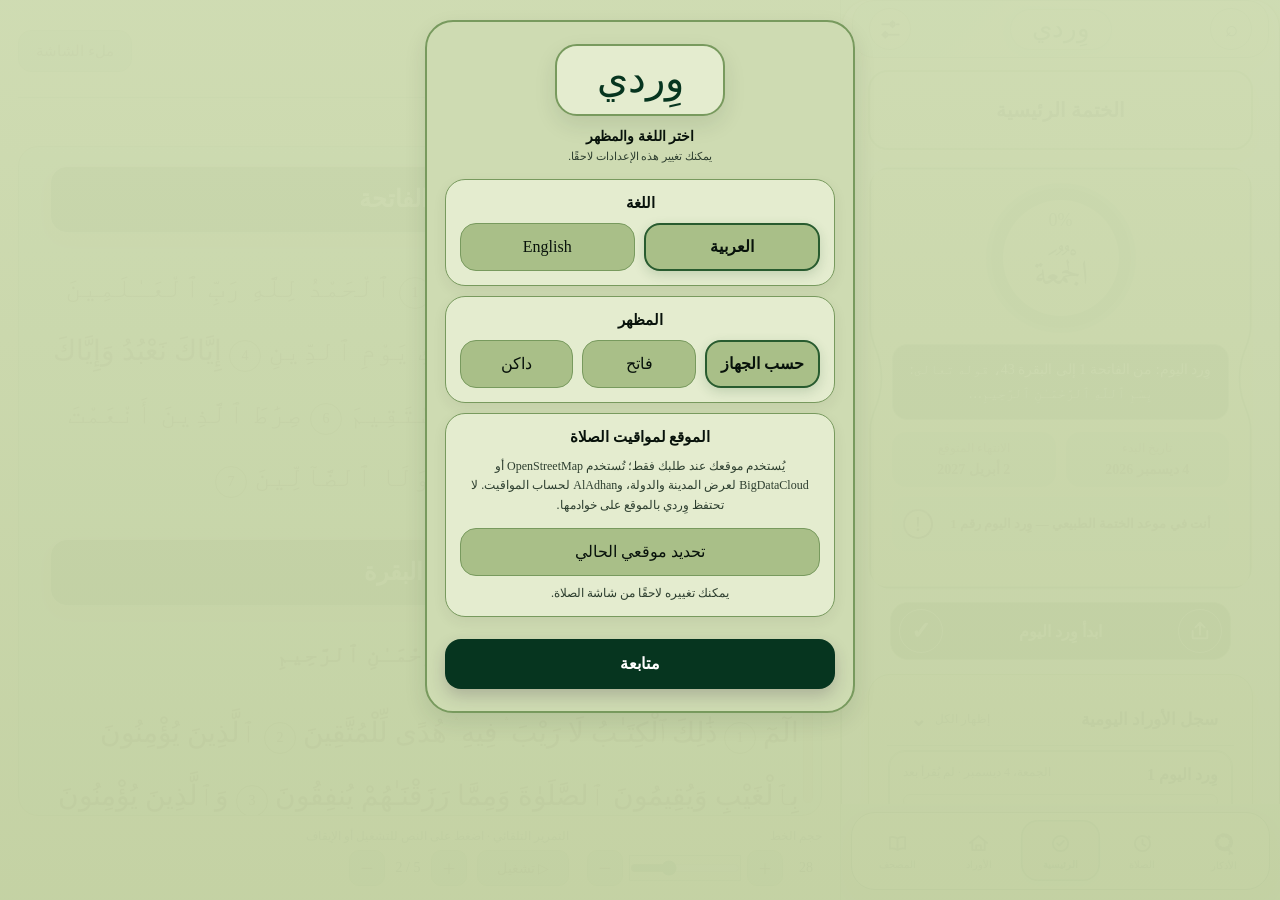
<file: index.html>
<!doctype html>
<html lang="ar" dir="rtl" data-build="78">
<head>
  <meta charset="utf-8" />
  <meta name="viewport" content="width=device-width,initial-scale=1,viewport-fit=cover" />
  <meta name="theme-color" id="themeColorMeta" content="#eff5dc" />
  <meta name="apple-mobile-web-app-capable" content="yes" />
  <meta name="apple-mobile-web-app-status-bar-style" id="appleStatusBarMeta" content="default" />
  <meta name="apple-mobile-web-app-title" content="Werdy" />
  <title>وِردي | Werdy</title>
  <meta name="werdy-build" content="78" />
  <script>if(!localStorage.getItem('werdy_khatmas'))sessionStorage.setItem('werdy_native_restore_needed','1')</script>
  <link rel="manifest" href="./manifest.json?v=78" />
  <link rel="apple-touch-icon" href="./assets/icon-192-Cp0C3r31.png" />
  <script type="module" crossorigin src="./assets/index-BpGEDRDL.js"></script>
  <link rel="stylesheet" crossorigin href="./assets/index-DXJ18Jr6.css">
  <link rel="stylesheet" href="./desktop-web.css?v=78">
</head>
<body class="release-v1">
  
  <section class="onboarding-overlay" id="onboarding">
    <div class="onboarding-card">
      <div class="brand large"><span class="brand-ar">وِردي</span><span class="brand-en">Werdy</span></div>
      <h1 id="onboardingTitle">اختر اللغة والمظهر</h1>
      <p class="muted" id="onboardingSubtitle">يمكنك تغيير هذه الإعدادات لاحقًا.</p>

      <div class="onboarding-section">
        <label id="languageLabel">اللغة</label>
        <div class="choice-row">
          <button class="choice-btn active" data-lang-choice="ar">العربية</button>
          <button class="choice-btn" data-lang-choice="en">English</button>
        </div>
      </div>

      <div class="onboarding-section">
        <label id="themeLabel">المظهر</label>
        <div class="choice-row">
          <button class="choice-btn active" data-theme-choice="system" id="systemThemeBtn">حسب الجهاز</button>
          <button class="choice-btn" data-theme-choice="light" id="lightThemeBtn">فاتح</button>
          <button class="choice-btn" data-theme-choice="dark" id="darkThemeBtn">داكن</button>
        </div>
      </div>

      <div class="onboarding-section"><label id="onboardingLocationLabel">الموقع لمواقيت الصلاة</label><p class="location-disclosure" id="onboardingLocationDisclosure">يُستخدم موقعك عند طلبك فقط؛ تُستخدم OpenStreetMap أو BigDataCloud لعرض المدينة والدولة، وAlAdhan لحساب المواقيت. لا تحتفظ وِردي بالموقع على خوادمها.</p><button class="choice-btn location-onboarding-btn" id="onboardingLocationBtn">تحديد موقعي الحالي</button><small class="muted onboarding-location-status" id="onboardingLocationStatus">يمكنك تغييره لاحقًا من شاشة الصلاة.</small></div>

      <button class="primary-btn" id="continueOnboarding">متابعة</button>
    </div>
  </section>

  <main class="app-shell">
    <button class="hidden" id="adhkarBtn" type="button" tabindex="-1" aria-hidden="true"></button>
    <button class="hidden" id="khatmaCompleteBtn" type="button" tabindex="-1" aria-hidden="true"></button>
    <header class="topbar">
      <button class="icon-btn" id="menuBtn" aria-label="البحث في المصحف">⌕</button>
      <button class="brand theme-brand-btn" id="themeBrandBtn" type="button" aria-label="تغيير المظهر"><span class="brand-ar">وِردي</span><span class="brand-en">Werdy</span></button>
      <button class="icon-btn settings-header-btn" id="settingsHeaderBtn" aria-label="الإعدادات"><svg viewBox="0 0 24 24" aria-hidden="true"><path d="M4 7h10M18 7h2M4 17h2M10 17h10M14 4v6M7 14v6"/><circle cx="14" cy="7" r="2"/><circle cx="7" cy="17" r="2"/></svg></button>
    </header>
    <div class="global-quran-search-backdrop hidden" id="globalQuranSearch">
      <div class="global-quran-search" role="dialog" aria-modal="true" aria-label="الذهاب إلى آية">
        <select id="globalSurahSelect" aria-label="السورة"></select>
        <input id="globalAyahInput" type="text" inputmode="numeric" pattern="[0-9٠-٩۰-۹]*" value="1" aria-label="رقم الآية" />
        <button class="small-btn" id="globalQuranGoBtn">اذهب</button>
      </div>
    </div>

    <section class="screen" id="adhkarScreen">
      <div class="page-title-card"><h1 id="adhkarPageTitle">الأذكار</h1></div>
      <div class="adhkar-tabs" role="tablist" aria-label="نوع الأذكار">
        <button class="adhkar-tab active" id="morningAdhkarTab" type="button" data-adhkar="morning" role="tab" aria-selected="true">أذكار الصباح</button>
        <button class="adhkar-tab" id="eveningAdhkarTab" type="button" data-adhkar="evening" role="tab" aria-selected="false">أذكار المساء</button>
      </div>
      <p class="adhkar-translation-note hidden" id="adhkarTranslationNote"></p>
      <div class="adhkar-list" id="adhkarList"></div>
    </section>

    <section class="screen" id="homeScreen">
      <div class="page-title-card"><h1>الأوراد</h1><p class="muted" id="todayLabel"></p><span class="count-badge hidden" id="awradCount">1</span></div>
      <div id="awradCards" class="awrad-cards"></div>
      <button class="add-werd-card-btn" id="addWerdFromHomeBtn" type="button"><span aria-hidden="true">＋</span><b>إضافة وِرد</b></button>
    </section>

    <section class="screen" id="wirdDetailsScreen">
      <div class="section-title-row"><button class="back-btn" data-target="homeScreen">→</button><h1>تفاصيل الوِرد</h1><span></span></div>
      <div class="wird-day-nav"><button id="previousWirdBtn" aria-label="اليوم السابق">−</button><strong id="wirdDayLabel">وِرد اليوم الأول</strong><button id="nextWirdBtn" aria-label="اليوم التالي">+</button></div>
      <div class="detail-chart"><div class="chart-center"><strong id="detailPercent">0%</strong><small>تم اليوم</small></div></div>
      <article class="hero-card detail-hero"><span class="khatma-tag" id="detailKhatmaName">الختمة الأساسية</span><h2 id="detailRange">من الفاتحة 1 إلى البقرة 25</h2><p id="detailPreview">بِسْمِ اللَّهِ الرَّحْمَنِ الرَّحِيمِ...</p></article>
      <button class="primary-btn" id="startReadingBtn">ابدأ الوِرد</button>
      <button class="secondary-btn" id="completeWirdDayBtn">تمت قراءة وِرد اليوم</button>
      <div class="stats-grid khatma-stats detail-khatma-stats">
        <article class="stat"><span>عدد أجزاء الوِرد</span><strong id="totalCompleted">0</strong><small>جزء</small></article>
        <article class="stat"><span>عدد أرباع الوِرد</span><strong id="dailyAmountSummary">2</strong><small>ربع</small></article>
        <article class="stat"><span>أيام القراءة</span><strong id="activeDaysCount">7</strong><small>أسبوعيًا</small></article>
      </div>
      <div class="stats-grid detail-stats"><article class="stat"><span>تمت قراءته</span><strong id="doneCount">0</strong><small>ربع</small></article><article class="stat"><span>المتبقي</span><strong id="remainingCount">2</strong><small>ربع</small></article><article class="stat"><span>إجمالي الوِرد</span><strong id="detailTotal">2</strong><small>ربع</small></article><article class="stat schedule-stat"><span>مقارنة بالخطة</span><strong id="scheduleDelta">في الموعد</strong><small id="scheduleDeltaDetail">لا تأخير</small></article></div>
    </section>

    <div class="modal-backdrop hidden" id="reminderModal"><div class="mini-modal"><h2>موعد تذكير الوِرد</h2><input type="time" id="quickReminderTime" /><div class="modal-actions"><button class="text-btn" id="cancelReminderBtn">إلغاء</button><button class="primary-btn" id="saveReminderBtn">حفظ</button></div></div></div>
    <div class="modal-backdrop hidden" id="khatmaOptionsModal"><div class="mini-modal options-modal"><h2 id="khatmaOptionsTitle">إعدادات الختمة</h2><label id="khatmaEditableNameLabel">اسم الختمة</label><input class="centered-field" type="text" id="khatmaEditableName" maxlength="60"/><label>وقت التذكير اليومي</label><div class="time-field-shell"><span class="time-field-value" id="khatmaReminderTimeDisplay" aria-hidden="true">09:00 AM</span><input type="time" id="khatmaReminderTime"/></div><small class="time-preview" id="khatmaReminderPreview"></small><div class="khatma-origin-fields"><label id="khatmaStartDateInputLabel">تاريخ بداية الختمة</label><div class="date-field-shell"><span class="date-field-value" id="khatmaStartDateDisplay" aria-hidden="true"></span><input type="date" id="khatmaStartDateInput"/></div></div><small class="time-preview" id="khatmaSchedulePreview"></small><label>أيام الوِرد</label><div class="days-grid" id="khatmaDaysGrid"></div><label>مقدار الوِرد اليومي</label><div class="two-fields"><div><label>الأجزاء</label><input type="text" inputmode="numeric" pattern="[0-9٠-٩۰-۹]*" id="khatmaParts"/></div><div><label>الأرباع</label><input type="text" inputmode="numeric" pattern="[0-9٠-٩۰-۹]*" id="khatmaQuarters"/></div></div><small class="validation-message" id="khatmaAmountError"></small><div class="modal-actions"><button class="text-btn" id="cancelKhatmaOptionsBtn">إلغاء</button><button class="primary-btn" id="saveKhatmaOptionsBtn">حفظ</button></div><button class="delete-khatma-options-btn" id="deleteKhatmaFromOptionsBtn" type="button">حذف الختمة</button></div></div>
    <div class="modal-backdrop hidden" id="appDialog" role="dialog" aria-modal="true" aria-labelledby="appDialogTitle" aria-describedby="appDialogMessage"><div class="mini-modal app-dialog-card"><div class="app-dialog-icon" id="appDialogIcon">!</div><h2 id="appDialogTitle"></h2><p id="appDialogMessage"></p><div class="modal-actions app-dialog-actions"><button class="text-btn" id="appDialogCancel"></button><button class="primary-btn" id="appDialogConfirm"></button></div></div></div>

    <section class="screen" id="readingScreen">
      <div class="section-title-row">
        <button class="back-btn" data-target="homeScreen">→</button>
        <h1>قراءة الوِرد</h1>
        <span></span>
      </div>

      <div class="reading-meta" id="readingMeta">من سورة البقرة · آية 142 إلى آية 176</div>

      <article class="mushaf-card">
        <div class="bismillah quran-content" id="readingBismillah">بِسْمِ اللَّهِ الرَّحْمَنِ الرَّحِيمِ</div>
        <div id="quranText" class="quran-content quran-passage">
          سَيَقُولُ السُّفَهَاءُ مِنَ النَّاسِ مَا وَلَّاهُمْ عَن قِبْلَتِهِمُ الَّتِي كَانُوا عَلَيْهَا ۚ
          قُل لِّلَّهِ الْمَشْرِقُ وَالْمَغْرِبُ يَهْدِي مَن يَشَاءُ إِلَىٰ صِرَاطٍ مُّسْتَقِيمٍ
          <span class="ayah-num">١٤٢</span>
        </div>
        <p class="quran-content hidden" id="quranText2">
          وَكَذَٰلِكَ جَعَلْنَاكُمْ أُمَّةً وَسَطًا لِّتَكُونُوا شُهَدَاءَ عَلَى النَّاسِ
          وَيَكُونَ الرَّسُولُ عَلَيْكُمْ شَهِيدًا...
        </p>
      </article>

      <div class="reading-progress">
        <div class="progress-top">
          <span>تقدم وِرد اليوم</span>
          <strong id="readingProgressText">0 من 2 ربع</strong>
        </div>
        <div class="progress-track"><div class="progress-bar" id="readingProgressBar"></div></div>
      </div>

      <button class="primary-btn" id="finishQuarterBtn">تم إتمام الربع</button>
    </section>

    <section class="screen mushaf-screen" id="mushafScreen">
      <article class="mushaf-card free-mushaf" id="freeMushafCard">
        <div class="mushaf-surah-title" id="freeSurahTitle">سورة الفاتحة</div>
        <div class="bismillah quran-content" id="freeBismillah">بِسْمِ اللَّهِ الرَّحْمَنِ الرَّحِيمِ</div>
        <div id="freeQuranText" class="quran-content quran-passage"></div>
      </article>
    </section>

    <section class="screen active" id="khatmaScreen">
      <div class="page-title-card selector-title-card"><select id="khatmaSelector" aria-label="اختر الختمة"></select></div>
      <div class="khatma-carousel-viewport" id="khatmaCarouselViewport"><article class="hero-card khatma-summary" id="khatmaSummaryCard">
        <svg class="khatma-summary-shape" viewBox="0 0 100 100" preserveAspectRatio="none" aria-hidden="true"><path d="M5 .6 H95 Q99.4 .6 99.4 5 V38 C99.4 42 96.5 44 96.5 50 C96.5 56 99.4 58 99.4 62 V95 Q99.4 99.4 95 99.4 H5 Q.6 99.4 .6 95 V62 C.6 58 3.5 56 3.5 50 C3.5 44 .6 42 .6 38 V5 Q.6 .6 5 .6 Z"/></svg>
        <button class="khatma-day-arrow khatma-day-arrow-previous" id="homePreviousWirdBtn" type="button" aria-label="اليوم السابق"></button>
        <button class="khatma-day-arrow khatma-day-arrow-next" id="homeNextWirdBtn" type="button" aria-label="اليوم التالي"></button>
        <div class="ring khatma-progress-ring" id="khatmaRing"><div class="ring-copy"><strong class="khatma-percent" id="khatmaPercent">0%</strong><span id="khatmaWeekday" class="khatma-weekday"></span></div></div>
        <button type="button" class="khatma-today-text" id="khatmaTodayText" aria-haspopup="dialog"></button>
        <div class="khatma-date-row"><p><span id="khatmaStartDateLabel">تاريخ البدء</span><strong id="khatmaStartDate"></strong></p><p><span id="khatmaExpectedDateLabel">الانتهاء المتوقع</span><strong id="khatmaExpectedDate"></strong></p></div>
        <div class="khatma-schedule-row"><p class="khatma-schedule-status" id="khatmaScheduleStatus"></p><button class="khatma-position-toggle" id="khatmaPositionToggle" type="button" aria-expanded="false" aria-haspopup="dialog" aria-controls="khatmaInfoModal" aria-label="تفاصيل المرحلة الحالية"><span aria-hidden="true">!</span><span class="visually-hidden" id="khatmaPositionToggleLabel">المرحلة الحالية</span></button></div>
        <p class="khatma-rest-note hidden" id="khatmaRestNote"></p>
        <p class="muted khatma-completion-date hidden" id="khatmaCompletionDate"></p>
        <p class="muted khatma-stage-line hidden" id="khatmaStageLine"></p>
      </article></div>
      <div class="khatma-action-strip">
        <button class="khatma-action-btn" id="khatmaStartCard">ابدأ وِرد اليوم</button>
        <button class="khatma-share-btn" id="khatmaShareBtn" aria-label="مشاركة وِرد اليوم"></button>
        <button class="khatma-quick-complete-btn" id="khatmaQuickCompleteBtn" aria-label="تمت قراءة وِرد اليوم">✓</button>
      </div>
      <article class="timeline-card">
        <button class="timeline-toggle" id="timelineToggle" type="button"><strong>سجل الأوراد اليومية</strong><span id="timelineToggleLabel">إظهار الكل</span><b aria-hidden="true">⌄</b></button>
        <div class="wird-timeline" id="wirdTimeline"></div>
      </article>
    </section>

    <section class="screen" id="groupScreen">
      <div class="page-title-card prayer-title-card"><h1>مواقيت الصلاة</h1><p class="muted" id="prayerDateLabel"></p></div>
      <div class="prayer-times" id="prayerTimes"><p class="muted center">جاري تحميل مواقيت الصلاة…</p></div>
      <article class="hero-card prayer-settings">
        <div class="prayer-field"><label for="prayerMethod">جهة حساب المواقيت</label><select id="prayerMethod"><option value="4">جامعة أم القرى — مكة</option><option value="3">Muslim World League (MWL) — رابطة العالم الإسلامي</option><option value="5">الهيئة المصرية العامة للمساحة</option><option value="2">الجمعية الإسلامية لأمريكا الشمالية</option><option value="1">جامعة العلوم الإسلامية — كراتشي</option><option value="13">رئاسة الشؤون الدينية التركية</option></select></div>
        <div class="prayer-location-grid"><div class="prayer-field"><label for="prayerCity">المدينة</label><input id="prayerCity" value="Belfast" readonly/></div><div class="prayer-field"><label for="prayerCountry">الدولة</label><input id="prayerCountry" value="GB" readonly/></div></div>
        <button class="small-btn location-btn" id="useCurrentLocationBtn">⌖ استخدم موقعي الحالي</button>
        <small class="location-status muted" id="prayerLocationStatus">الموقع الحالي: Belfast، GB</small><small class="source-note" id="prayerLocationDisclosure">عند استخدام موقعك، تُستخدم OpenStreetMap أو BigDataCloud لعرض المدينة والدولة، وAlAdhan لحساب المواقيت. لا تحتفظ وِردي بالموقع على خوادمها.</small><small class="source-note">تتحدث المواقيت تلقائيًا، وقد تختلف عن توقيت مسجدك المحلي.</small>
      </article>
    </section>

    <section class="screen" id="settingsScreen">
      <div class="page-title-card"><h1>الإعدادات</h1></div>

      <div class="settings-group">
        <label>حجم خط القرآن</label>
        <input type="range" id="fontSizeRange" min="20" max="42" step="1" value="26" />
        <div class="range-caption"><span>أصغر</span><strong id="fontSizeValue">26</strong><span>أكبر</span></div>
      </div>

      <div class="settings-group notification-setting">
        <div><label>تنبيهات الوِرد</label><small class="muted" id="notificationStatus">لم يتم تفعيلها</small></div>
        <button class="small-btn" id="enableNotificationsBtn">تفعيل</button>
      </div>

      <div class="settings-group kahf-notification-setting">
        <div class="notification-setting">
          <div><label id="kahfNotificationLabel">تنبيه بقراءة سورة الكهف يوم الجمعة</label><small class="muted" id="kahfNotificationStatus">متوقفة</small></div>
          <button class="small-btn" id="enableKahfNotificationBtn">تفعيل</button>
        </div>
        <label class="kahf-time-label" for="kahfNotificationTime" id="kahfTimeLabel">وقت التنبيه</label>
        <div class="time-field-shell"><span class="time-field-value" id="kahfNotificationTimeDisplay" aria-hidden="true">10:00 AM</span><input type="time" id="kahfNotificationTime" value="10:00" /></div>
        <small class="time-preview" id="kahfTimePreview"></small>
      </div>

      <div class="settings-group salawat-setting">
        <div class="notification-setting">
          <div><label id="salawatReminderLabel">تذكير بالصلاة على النبي محمد صلى الله عليه وسلم ليلة الجمعة</label><small class="muted" id="salawatReminderStatus">متوقفة</small></div>
          <button class="small-btn" id="salawatToggle" type="button" aria-pressed="false">تفعيل</button>
        </div>
        <p class="salawat-reminder-time" id="salawatReminderTime">كل يوم خميس · الساعة ٤ عصرًا · حسب توقيت الموبايل</p>
        <button class="text-btn salawat-preview" id="salawatPreview" type="button" aria-haspopup="dialog">عرض صيغة الصلاة على النبي ومشاركتها</button>
      </div>

      <div class="settings-group"><label>نظام عرض الوقت</label><select id="timeFormatSelect"><option value="12">12 ساعة — AM / PM</option><option value="24">24 ساعة</option></select><small class="muted setting-hint">يُطبّق على كل الأوقات المعروضة في البرنامج.</small></div>

      
      <div class="settings-group">
        <label id="settingsLanguageLabel">لغة عرض التطبيق</label>
        <select id="languageSelect">
          <option value="ar">العربية</option>
          <option value="en">English</option>
        </select>
      </div>

      <div class="settings-group">
        <label id="quranLanguageLabel">لغة عرض القرآن</label>
        <select id="quranLanguageSelect">
          <option value="ar">العربية</option>
          <option value="en">English</option>
        </select>
        <small class="muted setting-hint" id="quranLanguageHint">اختيار مستقل عن لغة عرض التطبيق.</small>
      </div>

      <div class="settings-group">
        <label>المظهر</label>
        <div class="segmented">
          <button class="seg active" data-theme="system">حسب الجهاز</button>
          <button class="seg" data-theme="light">فاتح</button>
          <button class="seg" data-theme="dark">داكن</button>
        </div>
      </div>

      <button class="primary-btn" id="saveSettingsBtn">حفظ الإعدادات</button>

      <nav class="legal-links" aria-label="الخصوصية والدعم">
        <a id="privacyPolicyLink" href="privacy.html">سياسة الخصوصية</a>
        <a id="supportLink" href="support.html">الدعم والتواصل</a>
      </nav>

      <!-- Preserved for a later release. It must remain hidden until payments are implemented with the stores' approved billing systems. -->
      <article class="donation-card release-v2-feature hidden" data-planned-release="2">
        <p class="donation-greeting" id="donationGreeting">عملاؤنا الكرام، تحية طيبة وبعد.</p>
        <p class="donation-copy" id="donationCopy">بناءً على سياسة مؤسسي التطبيق، فالتطبيق مجاني تمامًا. ويمكنكم هنا التبرع اختياريًا فقط، دعمًا لاستمرار البرنامج وإنشاء برامج أخرى مماثلة.</p>
        <div class="donation-options" aria-label="خيارات التبرع">
          <button type="button" aria-disabled="true">£5</button>
          <button type="button" aria-disabled="true">£10</button>
          <button type="button" aria-disabled="true">£15</button>
          <button type="button" aria-disabled="true" id="donationOther">مبلغ آخر</button>
        </div>
      </article>

      <article class="donation-card quran-sources-card">
        <p class="donation-greeting" id="quranSourcesTitle">المصادر والتراخيص</p>
        <p class="donation-copy" id="quranSourcesCopy">النص العربي العثماني الكامل دون تعديل من مشروع Tanzil، الإصدار 1.1، بترخيص Creative Commons Attribution 3.0. ترجمة المعاني الإنجليزية من ClearQuran بترجمة Talal Itani، وتُعرض دون تعديل بموجب ترخيص Creative Commons Attribution-NonCommercial-NoDerivs.</p>
        <div class="source-links"><a href="https://tanzil.net/" target="_blank" rel="noopener">Tanzil</a><a href="https://clearquran.com/" target="_blank" rel="noopener">ClearQuran</a></div>
      </article>
    </section>

    <nav class="bottom-nav">
      <button class="nav-item" data-target="adhkarScreen" aria-label="الأذكار"><svg class="tasbih-icon" viewBox="0 0 24 24" aria-hidden="true"><path d="M16.8 17.2c-2.2 1.7-5.4 1.9-7.9.4-2.5-1.4-4-4.2-3.7-7 .3-2.9 2.4-5.4 5.1-6.2 2.8-.8 5.9.2 7.6 2.6 1.8 2.4 1.9 5.7.3 8.2"/><circle cx="7" cy="6.9" r="1.05"/><circle cx="5.3" cy="10" r="1.05"/><circle cx="5.8" cy="13.5" r="1.05"/><circle cx="8.2" cy="16.2" r="1.05"/><circle cx="11.5" cy="17.5" r="1.05"/><circle cx="14.9" cy="16.7" r="1.05"/><circle cx="17.5" cy="14.3" r="1.05"/><circle cx="18.4" cy="10.9" r="1.05"/><circle cx="17.2" cy="7.6" r="1.05"/><circle cx="14.4" cy="5.5" r="1.05"/><circle cx="10.9" cy="5" r="1.05"/><path d="M16.1 17.4c.2 1.4.8 2.2 1.9 2.8M18 20.2l-1 2M18 20.2l1.6 1.5"/></svg><span>الأذكار</span></button>
      <button class="nav-item" data-target="groupScreen" aria-label="الصلاة"><svg viewBox="0 0 24 24" aria-hidden="true"><circle cx="12" cy="12" r="8"/><path d="M12 8v4.5l3 1.8M18.5 4.5l1 1"/></svg><span>الصلاة</span></button>
      <button class="nav-item active" data-target="khatmaScreen" aria-label="الرئيسية"><svg viewBox="0 0 24 24" aria-hidden="true"><circle cx="12" cy="12" r="8"/><path d="m8.5 12 2.2 2.2 4.8-5"/></svg><span>الرئيسية</span></button>
      <button class="nav-item" data-target="homeScreen" aria-label="الأوراد"><svg viewBox="0 0 24 24" aria-hidden="true"><path d="M3 11.5 12 4l9 7.5M5.5 10v9h13v-9M9.5 19v-5h5v5"/></svg><span>الأوراد</span></button>
      <button class="nav-item" data-target="mushafScreen" aria-label="المصحف"><svg viewBox="0 0 24 24" aria-hidden="true"><path d="M4 5.5c3.4-.8 6-.2 8 1.5v12c-2-1.7-4.6-2.3-8-1.5v-12Zm16 0c-3.4-.8-6-.2-8 1.5v12c2-1.7 4.6-2.3 8-1.5v-12Z"/></svg><span>المصحف</span></button>
    </nav>
  </main>

  <div class="modal-backdrop hidden" id="khatmaInfoModal"><section class="mini-modal khatma-info-modal" role="dialog" aria-modal="true" aria-labelledby="khatmaInfoTitle" tabindex="-1"><button type="button" class="info-close" id="khatmaInfoClose" aria-label="إغلاق">×</button><h2 id="khatmaInfoTitle"></h2><p id="khatmaInfoBody"></p></section></div>
  <div class="modal-backdrop hidden" id="salawatModal">
    <section class="mini-modal salawat-modal" role="dialog" aria-modal="true" aria-labelledby="salawatTitle">
      <button type="button" class="info-close" id="salawatClose" aria-label="إغلاق">×</button>
      <h2 id="salawatTitle">الصلاة على النبي محمد صلى الله عليه وسلم</h2>
      <textarea id="salawatText" class="salawat-prayer-text" dir="rtl" lang="ar" readonly aria-label="صيغة الصلاة على النبي"></textarea>
      <div class="salawat-actions"><button type="button" class="primary-btn" id="salawatShare">مشاركة</button><button type="button" class="text-btn" id="salawatCopy">نسخ النص</button></div>
      <p class="muted salawat-facebook-hint" id="salawatFacebookHint"></p>
      <p class="salawat-share-status" id="salawatShareStatus" role="status" aria-live="polite"></p>
    </section>
  </div>
  <script src="assets/quran/quran-data.js"></script>
  <script src="assets/adhkar-data.js?v=78"></script>
  <script src="app-v20.js?v=78"></script>
  <script src="release-fixes.js?v=78"></script>
  <script src="./desktop-web.js?v=78"></script>
</body>
</html>
</file>
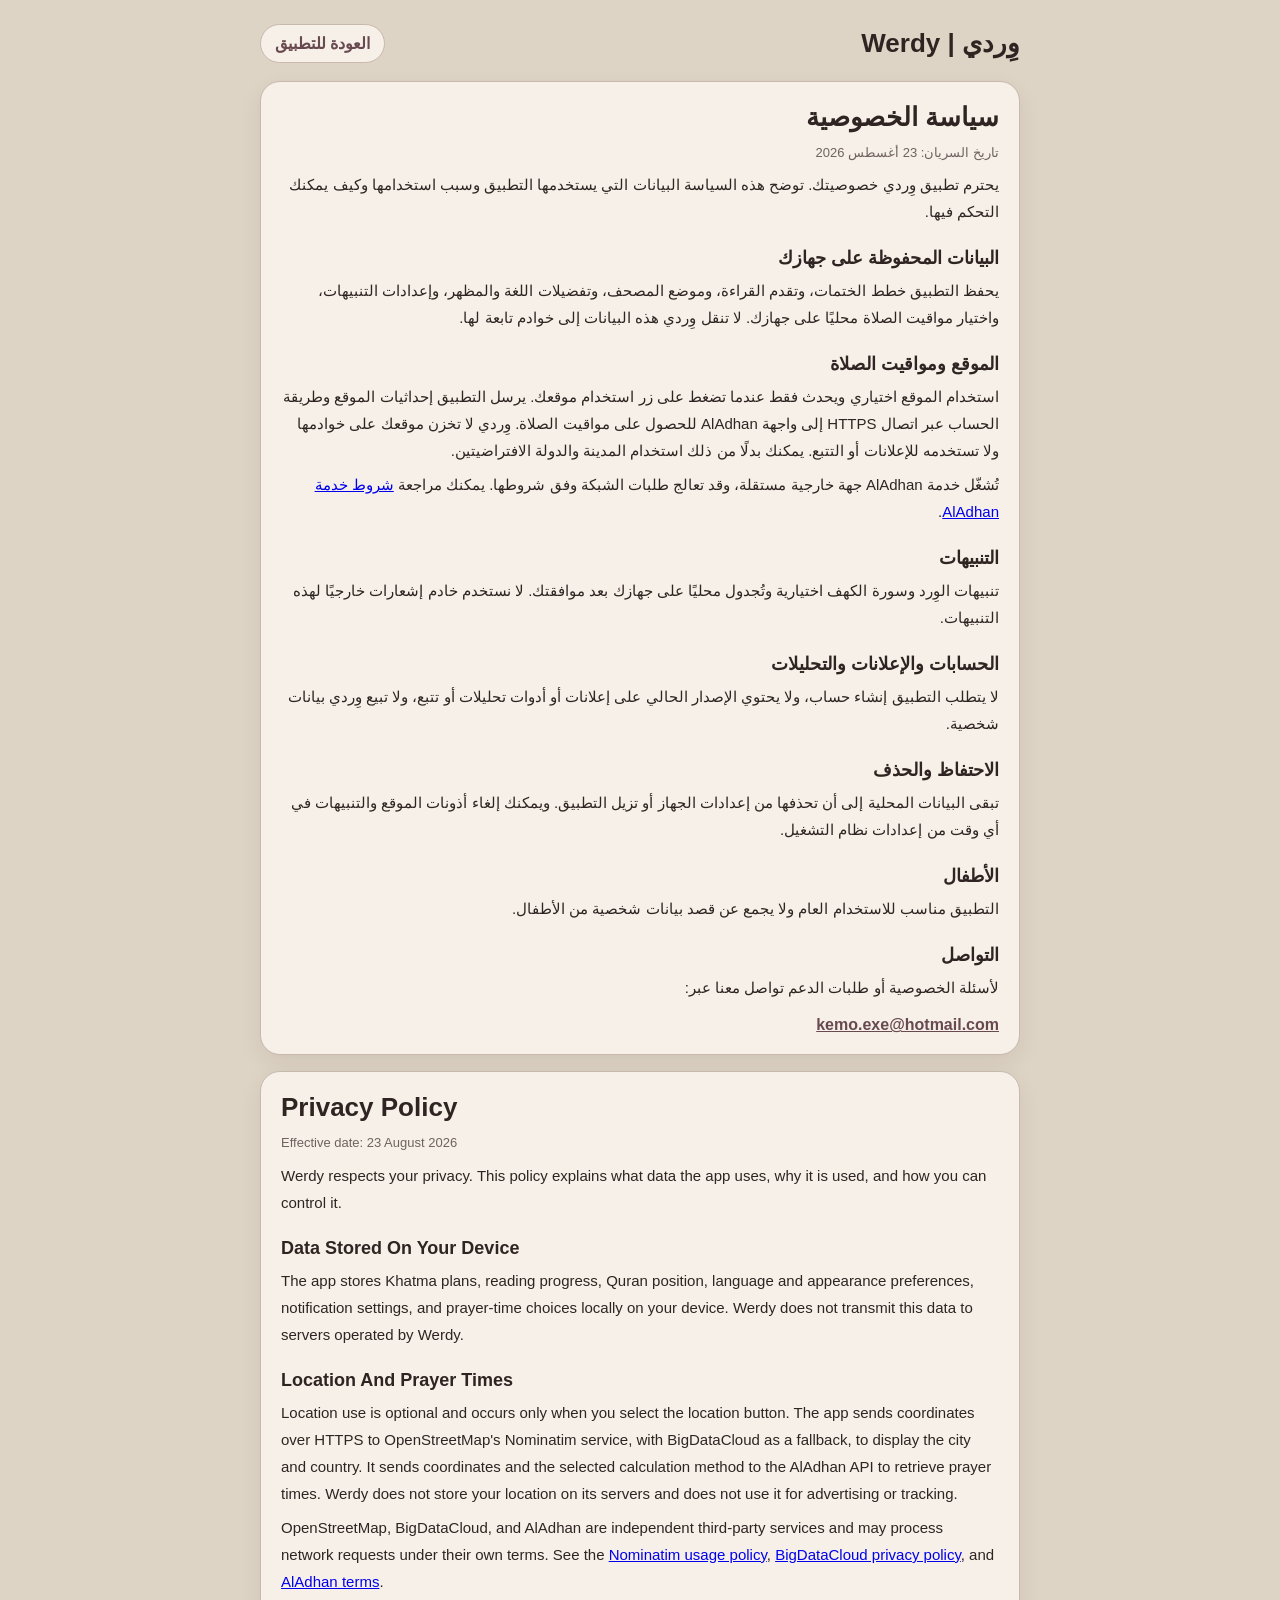
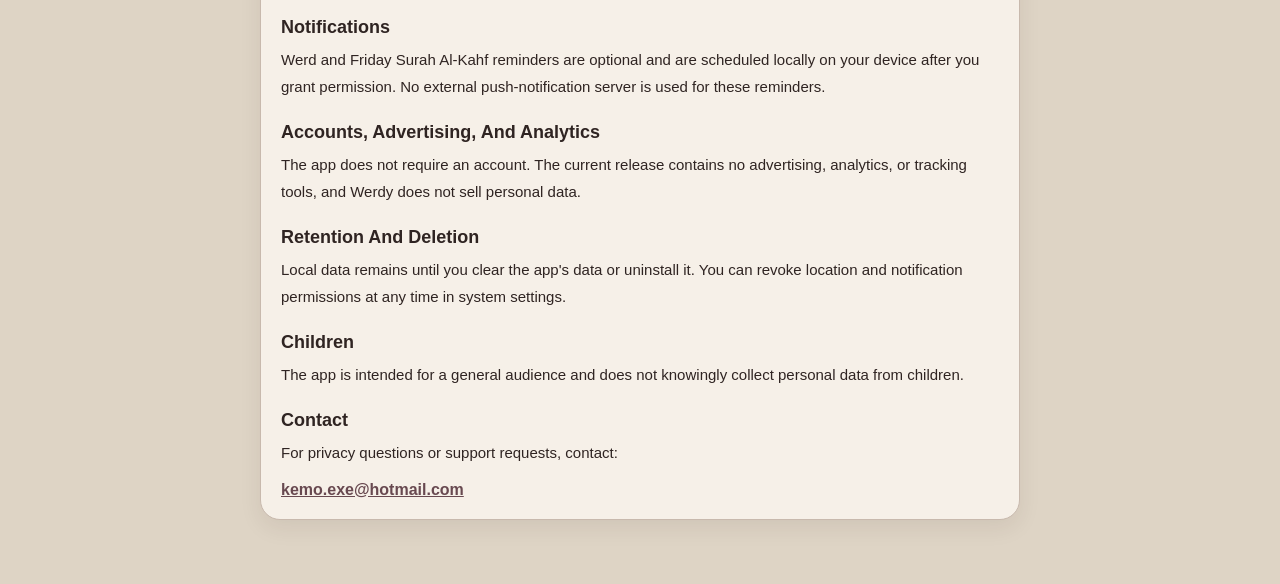
<file: privacy.html>
<!doctype html>
<html lang="ar" dir="rtl">
<head>
  <meta charset="utf-8" />
  <meta name="viewport" content="width=device-width,initial-scale=1,viewport-fit=cover" />
  <meta name="theme-color" content="#ded4c5" />
  <title>سياسة خصوصية وِردي | Werdy Privacy Policy</title>
  <link rel="stylesheet" href="legal.css" />
</head>
<body>
  <main>
    <div class="top"><span class="brand">وِردي | Werdy</span><a class="back" href="index.html">العودة للتطبيق</a></div>
    <article>
      <h1>سياسة الخصوصية</h1>
      <p class="muted">تاريخ السريان: 23 أغسطس 2026</p>
      <p>يحترم تطبيق وِردي خصوصيتك. توضح هذه السياسة البيانات التي يستخدمها التطبيق وسبب استخدامها وكيف يمكنك التحكم فيها.</p>
      <h2>البيانات المحفوظة على جهازك</h2>
      <p>يحفظ التطبيق خطط الختمات، وتقدم القراءة، وموضع المصحف، وتفضيلات اللغة والمظهر، وإعدادات التنبيهات، واختيار مواقيت الصلاة محليًا على جهازك. لا تنقل وِردي هذه البيانات إلى خوادم تابعة لها.</p>
      <h2>الموقع ومواقيت الصلاة</h2>
      <p>استخدام الموقع اختياري ويحدث فقط عندما تضغط على زر استخدام موقعك. يرسل التطبيق إحداثيات الموقع وطريقة الحساب عبر اتصال HTTPS إلى واجهة AlAdhan للحصول على مواقيت الصلاة. وِردي لا تخزن موقعك على خوادمها ولا تستخدمه للإعلانات أو التتبع. يمكنك بدلًا من ذلك استخدام المدينة والدولة الافتراضيتين.</p>
      <p>تُشغّل خدمة AlAdhan جهة خارجية مستقلة، وقد تعالج طلبات الشبكة وفق شروطها. يمكنك مراجعة <a href="https://aladhan.com/credits-and-terms" target="_blank" rel="noopener">شروط خدمة AlAdhan</a>.</p>
      <h2>التنبيهات</h2>
      <p>تنبيهات الوِرد وسورة الكهف اختيارية وتُجدول محليًا على جهازك بعد موافقتك. لا نستخدم خادم إشعارات خارجيًا لهذه التنبيهات.</p>
      <h2>الحسابات والإعلانات والتحليلات</h2>
      <p>لا يتطلب التطبيق إنشاء حساب، ولا يحتوي الإصدار الحالي على إعلانات أو أدوات تحليلات أو تتبع، ولا تبيع وِردي بيانات شخصية.</p>
      <h2>الاحتفاظ والحذف</h2>
      <p>تبقى البيانات المحلية إلى أن تحذفها من إعدادات الجهاز أو تزيل التطبيق. ويمكنك إلغاء أذونات الموقع والتنبيهات في أي وقت من إعدادات نظام التشغيل.</p>
      <h2>الأطفال</h2>
      <p>التطبيق مناسب للاستخدام العام ولا يجمع عن قصد بيانات شخصية من الأطفال.</p>
      <h2>التواصل</h2>
      <p>لأسئلة الخصوصية أو طلبات الدعم تواصل معنا عبر:</p>
      <a class="contact" href="mailto:kemo.exe@hotmail.com">kemo.exe@hotmail.com</a>
    </article>
    <article class="english" lang="en">
      <h1>Privacy Policy</h1>
      <p class="muted">Effective date: 23 August 2026</p>
      <p>Werdy respects your privacy. This policy explains what data the app uses, why it is used, and how you can control it.</p>
      <h2>Data Stored On Your Device</h2>
      <p>The app stores Khatma plans, reading progress, Quran position, language and appearance preferences, notification settings, and prayer-time choices locally on your device. Werdy does not transmit this data to servers operated by Werdy.</p>
      <h2>Location And Prayer Times</h2>
      <p>Location use is optional and occurs only when you select the location button. The app sends coordinates over HTTPS to OpenStreetMap's Nominatim service, with BigDataCloud as a fallback, to display the city and country. It sends coordinates and the selected calculation method to the AlAdhan API to retrieve prayer times. Werdy does not store your location on its servers and does not use it for advertising or tracking.</p>
      <p>OpenStreetMap, BigDataCloud, and AlAdhan are independent third-party services and may process network requests under their own terms. See the <a href="https://operations.osmfoundation.org/policies/nominatim/" target="_blank" rel="noopener">Nominatim usage policy</a>, <a href="https://www.bigdatacloud.com/privacy" target="_blank" rel="noopener">BigDataCloud privacy policy</a>, and <a href="https://aladhan.com/credits-and-terms" target="_blank" rel="noopener">AlAdhan terms</a>.</p>
      <h2>Notifications</h2>
      <p>Werd and Friday Surah Al-Kahf reminders are optional and are scheduled locally on your device after you grant permission. No external push-notification server is used for these reminders.</p>
      <h2>Accounts, Advertising, And Analytics</h2>
      <p>The app does not require an account. The current release contains no advertising, analytics, or tracking tools, and Werdy does not sell personal data.</p>
      <h2>Retention And Deletion</h2>
      <p>Local data remains until you clear the app's data or uninstall it. You can revoke location and notification permissions at any time in system settings.</p>
      <h2>Children</h2>
      <p>The app is intended for a general audience and does not knowingly collect personal data from children.</p>
      <h2>Contact</h2>
      <p>For privacy questions or support requests, contact:</p>
      <a class="contact" href="mailto:kemo.exe@hotmail.com">kemo.exe@hotmail.com</a>
    </article>
  </main>
</body>
</html>
</file>
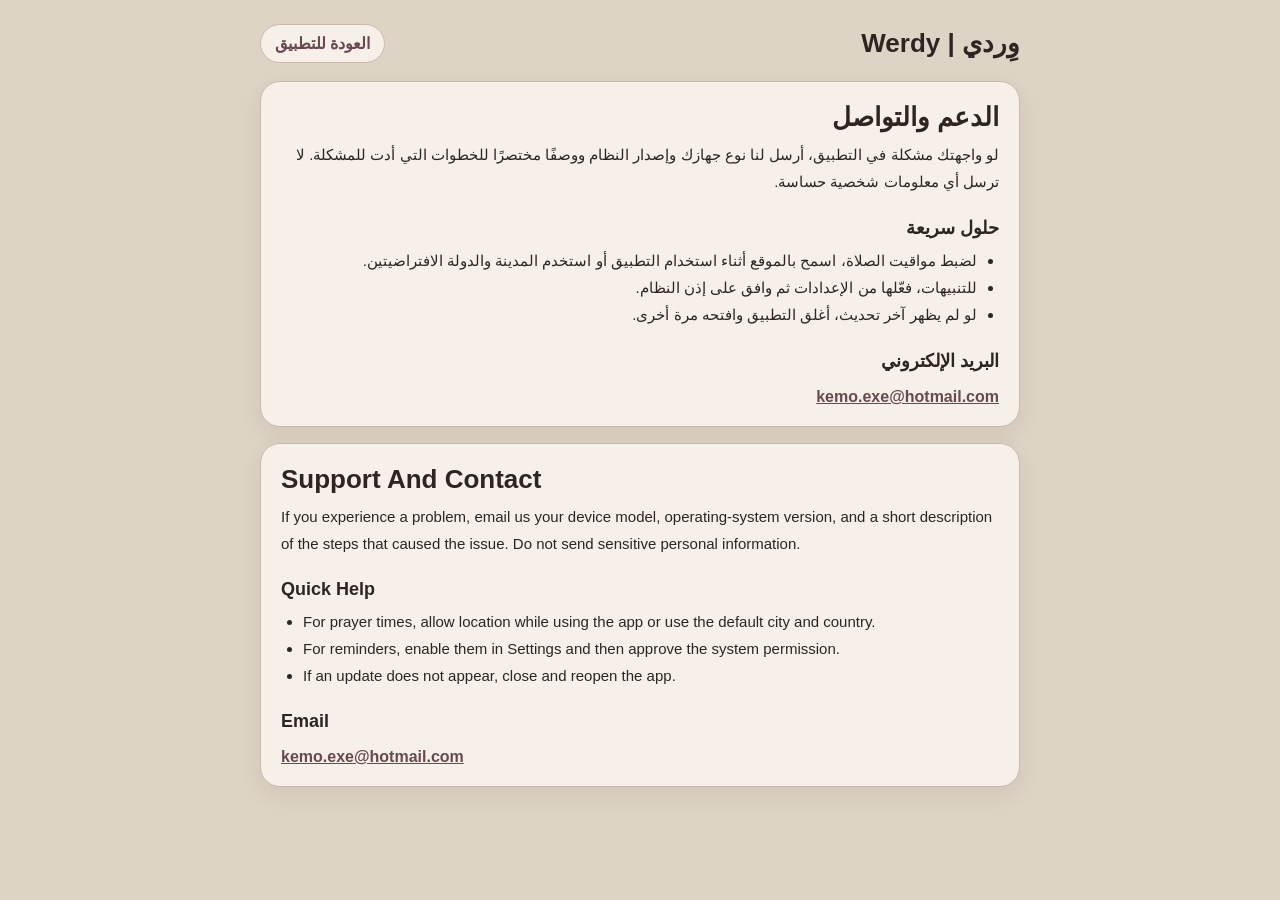
<file: support.html>
<!doctype html>
<html lang="ar" dir="rtl">
<head>
  <meta charset="utf-8" />
  <meta name="viewport" content="width=device-width,initial-scale=1,viewport-fit=cover" />
  <meta name="theme-color" content="#ded4c5" />
  <title>دعم وِردي | Werdy Support</title>
  <link rel="stylesheet" href="legal.css" />
</head>
<body>
  <main>
    <div class="top"><span class="brand">وِردي | Werdy</span><a class="back" href="index.html">العودة للتطبيق</a></div>
    <article>
      <h1>الدعم والتواصل</h1>
      <p>لو واجهتك مشكلة في التطبيق، أرسل لنا نوع جهازك وإصدار النظام ووصفًا مختصرًا للخطوات التي أدت للمشكلة. لا ترسل أي معلومات شخصية حساسة.</p>
      <h2>حلول سريعة</h2>
      <ul>
        <li>لضبط مواقيت الصلاة، اسمح بالموقع أثناء استخدام التطبيق أو استخدم المدينة والدولة الافتراضيتين.</li>
        <li>للتنبيهات، فعّلها من الإعدادات ثم وافق على إذن النظام.</li>
        <li>لو لم يظهر آخر تحديث، أغلق التطبيق وافتحه مرة أخرى.</li>
      </ul>
      <h2>البريد الإلكتروني</h2>
      <a class="contact" href="mailto:kemo.exe@hotmail.com">kemo.exe@hotmail.com</a>
    </article>
    <article class="english" lang="en">
      <h1>Support And Contact</h1>
      <p>If you experience a problem, email us your device model, operating-system version, and a short description of the steps that caused the issue. Do not send sensitive personal information.</p>
      <h2>Quick Help</h2>
      <ul>
        <li>For prayer times, allow location while using the app or use the default city and country.</li>
        <li>For reminders, enable them in Settings and then approve the system permission.</li>
        <li>If an update does not appear, close and reopen the app.</li>
      </ul>
      <h2>Email</h2>
      <a class="contact" href="mailto:kemo.exe@hotmail.com">kemo.exe@hotmail.com</a>
    </article>
  </main>
</body>
</html>
</file>
<file: assets/index-DXJ18Jr6.css>
:root{color-scheme:light;--safe-top:env(safe-area-inset-top,0px);--safe-bottom:env(safe-area-inset-bottom,0px);--topbar-base:58px;--bottom-nav-base:62px;--status-bg:#cedbb2;--quran-size:26px;--bg:#cedbb2;--surface:#e4eccf;--surface-2:#a9bf88;--text:#08120b;--muted:#2d3e2f;--primary:#285b2f;--primary-strong:#06351f;--accent:#285b2f;--mint:#38633f;--border:#789a5e;--shadow:0 9px 22px rgba(23,36,25,.1)}@font-face{font-family:"Werdy QCF Page 2";src:url(./p2-Bf7doJzD.woff2) format("woff2");font-display:block}@font-face{font-family:"Werdy QCF Page 7";src:url(./p7-BSIY8rIM.woff2) format("woff2");font-display:block}*{box-sizing:border-box}body{margin:0;font-family:Times New Roman,Noto Naskh Arabic,serif;background:#c3d1a3;color:var(--text)}body.dark{color-scheme:dark}button,input,select{font:inherit}button{cursor:pointer}.app-shell{width:min(100%,460px);min-height:100vh;margin:auto;background:var(--bg);border-left:1px solid var(--border);border-right:1px solid var(--border);position:relative;padding-bottom:calc(82px + var(--safe-bottom))}.topbar{height:calc(var(--topbar-base) + var(--safe-top));width:calc(100% - 20px);margin-inline:auto;display:flex;align-items:center;justify-content:space-between;padding:var(--safe-top) 16px 0;position:sticky;top:0;z-index:20;-webkit-backdrop-filter:blur(18px);backdrop-filter:blur(18px);background:linear-gradient(135deg,#cedbb2fa,#e4eccffa);border:1px solid var(--border);border-radius:22px;box-shadow:0 7px 20px #1724191a}.topbar:before{content:"";position:absolute;z-index:0;top:0;left:0;right:0;height:var(--safe-top);background:var(--status-bg)}.topbar>*{position:relative;z-index:1}.brand{font-size:26px;font-family:Times New Roman,serif;color:var(--primary-strong);min-width:102px;padding:6px 16px 7px;text-align:center;line-height:1;background:color-mix(in srgb,var(--surface) 78%,transparent);border:1px solid color-mix(in srgb,var(--border) 72%,transparent);border-radius:999px;box-shadow:0 4px 12px #38233f14}.icon-btn,.back-btn{border:1px solid var(--border);background:var(--surface);font-size:22px;color:var(--text);width:42px;height:42px;border-radius:50%;display:grid;place-items:center}.screen{display:none;padding:12px 16px 24px}.screen.active{display:block}.hero-card,.simple-card,.settings-group,.mushaf-card,.reading-progress{background:var(--surface);border:1px solid var(--border);border-radius:22px;box-shadow:var(--shadow)}.hero-card{padding:22px}.eyebrow{font-size:24px;font-weight:800;text-align:center}.date{font-size:13px;color:var(--muted);text-align:center;margin:8px 0 18px}.wird-box{background:#f7eef6;border:1px solid var(--border);border-radius:18px;padding:20px;text-align:center}.surah-label{font-size:14px;margin-bottom:12px}.range{display:flex;justify-content:center;gap:20px;font-size:18px}.range strong{font-size:30px}.ayah-preview{font-size:19px;line-height:1.8;margin:18px 0 6px}.primary-btn{width:100%;border:0;border-radius:16px;padding:15px 18px;margin-top:16px;background:var(--primary-strong);color:#fff;font-weight:800;box-shadow:0 7px 16px #38233f38}.stats-grid{display:grid;grid-template-columns:repeat(3,1fr);gap:10px;margin:14px 0}.stat{background:var(--surface);border:1px solid var(--border);border-radius:18px;padding:14px 10px;text-align:center}.stat span,.stat small{display:block;color:var(--muted);font-size:12px}.stat strong{display:block;font-size:28px;margin:5px 0}.simple-card{padding:16px 18px;display:flex;align-items:center;justify-content:space-between;margin-top:12px}.simple-card div{display:flex;flex-direction:column;gap:6px}.muted{color:var(--muted)}.bottom-nav{position:fixed;left:50%;transform:translate(-50%);bottom:calc(var(--safe-bottom) + 8px);width:min(calc(100% - 28px),432px);height:var(--bottom-nav-base);padding:6px;display:flex;gap:3px;background:color-mix(in srgb,var(--surface) 72%,transparent);border:1px solid color-mix(in srgb,var(--border) 75%,transparent);border-radius:22px;backdrop-filter:blur(20px) saturate(145%);-webkit-backdrop-filter:blur(20px) saturate(145%);box-shadow:0 10px 28px #2c1d1933,inset 0 1px #ffffff59;z-index:30}.nav-item{flex:1;border:0;background:transparent;color:var(--muted);display:flex;align-items:center;justify-content:center;border-radius:16px;min-width:44px}.nav-item svg{width:24px;height:24px;fill:none;stroke:currentColor;stroke-width:1.8;stroke-linecap:round;stroke-linejoin:round}.nav-item span{position:absolute;width:1px;height:1px;padding:0;margin:-1px;overflow:hidden;clip:rect(0,0,0,0);white-space:nowrap;border:0}.nav-item.active{color:var(--primary-strong);font-weight:700;background:color-mix(in srgb,var(--surface-2) 86%,transparent);box-shadow:inset 0 0 0 1.5px var(--primary),0 4px 10px #3b2b271a}.nav-item.disabled{opacity:.35}.section-title-row{display:grid;grid-template-columns:40px 1fr 40px;align-items:center;margin-bottom:16px;padding:10px 12px;background:var(--surface);border:2px solid var(--border);border-radius:20px;box-shadow:var(--shadow)}.section-title-row h1{text-align:center;font-size:22px}.reading-meta{background:var(--surface-2);border-radius:14px;padding:10px 14px;text-align:center;font-size:13px;margin-bottom:14px}.mushaf-card{padding:26px 22px;min-height:460px;background:var(--surface)}.bismillah{text-align:center;font-family:Georgia,serif;font-size:20px;margin-bottom:20px}.mushaf-card p{font-size:var(--quran-size);line-height:2.05;text-align:justify;font-family:Times New Roman,Traditional Arabic,serif}.quran-passage{font-size:var(--quran-size);line-height:2.05;text-align:start;font-family:Times New Roman,Traditional Arabic,serif}.quran-passage .ayah{display:inline}.passage-surah-title{margin:26px 0 16px;padding:10px 14px;border:1px solid var(--border);border-radius:16px;background:var(--surface-2);color:var(--text);font-size:21px;text-align:center}.passage-surah-title:first-child{margin-top:0}.passage-bismillah{margin:12px 0 20px;text-align:center;font-size:calc(var(--quran-size) * .82);font-weight:700}.qcf-page{--qcf-size:39px;direction:rtl;display:flex;flex-direction:column;gap:0;width:100%;padding:8px 7px 18px;overflow:hidden}.qcf-line{width:100%;min-height:1.68em;display:flex;align-items:center;justify-content:center;white-space:nowrap;font-family:var(--qcf-font),serif;font-size:var(--qcf-size);font-weight:400;line-height:1.68;text-align:center}.qcf-line-inner{display:inline-block;white-space:nowrap}.qcf-line.surah-header{min-height:2.6em;margin:4px 0 8px;border:1px solid var(--border);border-radius:18px;background:var(--surface-2);font-family:Times New Roman,Traditional Arabic,serif;font-size:25px;font-weight:800}.qcf-line.basmala{font-family:Times New Roman,Traditional Arabic,serif;font-size:calc(var(--qcf-size) * .78);font-weight:700}.ayah-num{display:inline-flex;align-items:center;justify-content:center;min-width:32px;height:32px;border:1px solid var(--primary);border-radius:50%;font-size:14px}.reading-progress{padding:16px;margin-top:14px}.progress-top{display:flex;justify-content:space-between;margin-bottom:10px}.progress-track{height:8px;background:var(--surface-2);border-radius:999px;overflow:hidden}.progress-bar{height:100%;width:0;background:var(--primary-strong);transition:.25s}.settings-group{padding:18px;margin-bottom:14px}.settings-group label{display:block;font-weight:800;margin-bottom:12px}input[type=time],input[type=number],input[type=text],select{width:100%;padding:14px;border:1px solid var(--border);background:var(--surface);border-radius:14px;color:var(--text)}input[type=time]{direction:ltr;text-align:center}.days-grid{display:grid;grid-template-columns:repeat(4,1fr);gap:8px}.day-chip{border:1px solid var(--border);background:var(--surface);border-radius:14px;padding:10px 5px;font-size:12px}.day-chip.active{background:var(--primary-strong);color:#fff;border-color:var(--primary-strong);box-shadow:0 4px 12px color-mix(in srgb,var(--primary-strong) 28%,transparent);font-weight:900}.day-chip:not(.active){color:var(--muted);border-style:dashed;opacity:.62}.segmented{display:flex;background:var(--surface-2);border:1px solid var(--border);border-radius:14px;padding:4px}.seg{flex:1;border:0;background:transparent;color:var(--text);padding:10px;border-radius:11px}.seg.active{background:var(--surface);color:var(--text);box-shadow:0 2px 10px #0000000d}body.dark{--bg:#050706;--surface:#151918;--surface-2:#28312d;--text:#e8ece9;--muted:#a2ada7;--primary:#7fa3ad;--primary-strong:#7fa3ad;--accent:#8bb4a2;--mint:#8bb4a2;--border:#52605b;--shadow:0 10px 24px rgba(0,0,0,.42);--status-bg:#050706;background:#020303}body.dark .topbar{background:linear-gradient(135deg,#151918fc,#050706fc);box-shadow:0 8px 22px #0000006b}body.dark .topbar:before{background:var(--status-bg)}body.dark .brand{color:#e8ece9;background:#ffffff0b;border-color:var(--border)}body.dark h1,body.dark h2,body.dark h3,body.dark strong,body.dark label,body.dark .prayer-row span,body.dark .prayer-row strong{color:var(--text)}body.dark .bottom-nav{background:color-mix(in srgb,var(--surface) 76%,transparent);box-shadow:0 12px 30px #0000006b,inset 0 1px #ffffff14}body.dark .wird-box,body.dark input,body.dark select,body.dark .day-chip,body.dark .mushaf-card{background:#151918;color:var(--text)}body.dark .seg{color:#e8ece9}body.dark .seg.active{background:#28312d;color:#fff}.onboarding-overlay{position:fixed;inset:0;z-index:100;display:flex;align-items:center;justify-content:center;padding:24px;background:linear-gradient(180deg,#cedbb2fa,#c3d1a3fa)}.onboarding-overlay.hidden{display:none}.onboarding-card{width:min(100%,430px);background:var(--surface);border:1px solid var(--border);border-radius:28px;padding:28px 22px;box-shadow:var(--shadow)}.brand.large{font-size:42px;text-align:center;margin:0 auto 20px;width:max-content;min-width:0;padding:0;background:transparent;border:0;box-shadow:none}.onboarding-card h1{text-align:center;font-size:24px;margin:0 0 8px}.onboarding-card>p{text-align:center;margin-bottom:24px}.onboarding-section{margin:18px 0}.onboarding-section label{display:block;font-weight:800;margin-bottom:10px}.choice-row{display:flex;gap:8px}.choice-btn{flex:1;border:1px solid var(--border);background:var(--surface);color:var(--text);padding:12px 8px;border-radius:14px}.choice-btn.active{background:var(--surface-2);color:var(--text);border-color:var(--primary);font-weight:800}body.dark .onboarding-overlay{background:#050706fc}body.dark .choice-btn{background:#151918}body.dark .choice-btn.active{background:#28312d;color:#fff}html[dir=ltr] .app-shell{direction:ltr}.hidden{display:none!important}button:disabled{opacity:.55;cursor:not-allowed;box-shadow:none}.action-card .small-btn{flex:none}.small-btn{border:1px solid var(--primary);background:transparent;color:var(--primary-strong);padding:9px 15px;border-radius:12px;font-weight:800}.source-note{text-align:center;color:var(--muted);font-size:12px;line-height:1.7;padding:0 18px}.khatma-summary{text-align:center;cursor:pointer}.khatma-summary:focus-visible{outline:3px solid var(--primary);outline-offset:3px}.khatma-start-hint{display:block;width:max-content;margin:14px auto 0;padding:7px 18px;border-radius:999px;background:var(--surface-2);color:var(--primary-strong);font-weight:800;font-size:14px}.khatma-summary:hover .khatma-start-hint{background:var(--primary-strong);color:#fff}.khatma-compact .khatma-start-hint{display:none}.khatma-summary h2{margin-bottom:6px}.ring{--progress:0deg;width:132px;height:132px;margin:0 auto 18px;border-radius:50%;display:grid;place-items:center;background:conic-gradient(var(--accent) 0 var(--progress),var(--border) var(--progress) 360deg);position:relative;border:3px solid var(--border);box-shadow:0 0 0 5px var(--surface-2),var(--shadow)}.ring:after{content:"";position:absolute;width:104px;height:104px;border-radius:50%;background:var(--surface)}.ring strong{position:relative;z-index:1;font-size:26px}.center{text-align:center}.empty-icon{text-align:center;font-size:54px}.hero-card h2{text-align:center}.field-label{display:block;font-weight:800;margin:18px 0 8px}.brand-en{letter-spacing:.5px}.brand.large{display:flex;justify-content:center}.two-fields{display:grid;grid-template-columns:1fr 1fr;gap:12px}.two-fields label{font-size:13px;margin:12px 0 7px}.validation-message{display:block;color:#a33d3d;min-height:18px;margin-top:8px}.mushaf-surah-title{text-align:center;font-weight:800;font-size:21px;color:var(--primary-strong);margin-bottom:14px}.free-mushaf{margin-top:14px}.timeline-card{background:var(--surface);border:1px solid var(--border);border-radius:22px;padding:18px;margin-top:14px;box-shadow:var(--shadow)}.timeline-head{display:flex;justify-content:space-between;align-items:center;margin-bottom:16px}.wird-timeline{display:flex;flex-direction:column;gap:14px;padding:5px 2px 12px}.timeline-quarter{flex:0 0 42px;width:42px;height:42px;border-radius:50%;display:grid;place-items:center;font-weight:800;border:2px solid var(--border)}.timeline-quarter.read{background:var(--primary-strong);border-color:var(--primary-strong);color:#fff}.timeline-quarter.pending{background:var(--surface);color:var(--muted)}.timeline-legend{display:flex;gap:18px;color:var(--muted);font-size:12px}.timeline-legend span{display:flex;align-items:center;gap:6px}.timeline-legend i{width:10px;height:10px;border-radius:50%;display:inline-block}.done-dot{background:var(--primary-strong)}.pending-dot{border:1px solid var(--border);background:var(--surface)}.groups-list{display:flex;flex-direction:column;gap:12px;margin-top:14px}.group-item{display:flex;align-items:center;justify-content:space-between;background:var(--surface);border:1px solid var(--border);border-radius:18px;padding:14px;box-shadow:var(--shadow)}.group-main,.group-actions{display:flex;align-items:center;gap:10px}.group-main div{display:flex;flex-direction:column;gap:4px}.group-main small{color:var(--muted)}.icon-delete{width:36px;height:36px;border:1px solid #c98c8c;background:transparent;color:#a33d3d;border-radius:11px;font-size:22px}body.dark .ring:after{background:var(--surface)}.section-heading{display:flex;align-items:center;justify-content:space-between;margin:2px 2px 16px}.section-heading h1{margin:0 0 4px}.section-heading p{margin:0}.count-badge{min-width:34px;height:34px;border-radius:50%;display:grid;place-items:center;background:var(--surface-2);color:var(--primary-strong);font-weight:800}.awrad-cards{display:flex;flex-direction:column;gap:14px}.wird-card{width:100%;text-align:right;border:1px solid var(--border);border-radius:20px;background:var(--surface);color:var(--text);padding:18px;box-shadow:var(--shadow)}.wird-card strong{display:block;font-size:22px;margin:12px 0 6px}.wird-card p{margin:0 0 14px;color:var(--muted)}.khatma-tag{display:inline-block;padding:5px 10px;border-radius:999px;background:var(--surface-2);color:var(--primary);font-size:12px;font-weight:800}.mini-progress,.long-track{height:10px;border:1px solid var(--border);background:transparent;border-radius:999px;overflow:hidden}.mini-progress i,.long-track i{display:block;height:100%;background:var(--primary);border-radius:inherit;transition:width .25s}.wird-card small{display:block;margin-top:8px;color:var(--muted)}.reminder-card{width:100%;color:var(--text);text-align:right}.detail-hero{text-align:center}.detail-hero h2{font-size:22px;line-height:1.7}.detail-chart{--daily-progress:0deg;width:160px;height:160px;margin:18px auto;border-radius:50%;display:grid;place-items:center;background:conic-gradient(var(--accent) 0 var(--daily-progress),var(--border) var(--daily-progress) 360deg);position:relative;border:3px solid var(--border);box-shadow:0 0 0 5px var(--surface-2),var(--shadow)}.detail-chart:after{content:"";position:absolute;width:122px;height:122px;border-radius:50%;background:var(--bg);border:1px solid var(--border)}.chart-center{position:relative;z-index:1;text-align:center;display:flex;flex-direction:column}.chart-center strong{font-size:30px}.chart-center small{color:var(--muted)}.modal-backdrop{position:fixed;inset:0;z-index:200;background:#180f1b94;display:grid;place-items:center;padding:20px}.mini-modal{width:min(100%,390px);background:var(--surface);border:1px solid var(--border);border-radius:22px;padding:22px;box-shadow:var(--shadow)}.mini-modal h2{text-align:center}.modal-actions{display:grid;grid-template-columns:1fr 1fr;gap:10px;align-items:end}.modal-actions .primary-btn{margin-top:12px}.modal-actions .text-btn{width:100%;min-height:48px;margin:12px 0 0;border:1px solid var(--border);border-radius:15px;background:var(--surface-2);color:var(--text);font-weight:800;box-shadow:0 4px 12px color-mix(in srgb,var(--text) 8%,transparent)}.mushaf-screen{padding:0 12px calc(92px + var(--safe-bottom));min-height:calc(100vh - var(--topbar-base) - var(--safe-top));transition:padding .25s}.mushaf-screen .mushaf-card{width:100%;padding:22px 16px;border:1px solid var(--border);border-radius:22px}.mushaf-controls{position:sticky;top:calc(var(--topbar-base) + var(--safe-top));z-index:18;display:grid;grid-template-columns:46px 1fr 46px;gap:10px;align-items:center;background:var(--bg);padding:10px 0;transition:.25s}.mushaf-controls select{font-weight:800;text-align:center}.mushaf-search-btn{width:44px;height:44px;border:1px solid var(--border);background:var(--surface);color:var(--text);border-radius:14px;font-size:24px}.mushaf-search-panel{position:sticky;top:calc(127px + var(--safe-top));z-index:17;display:grid;grid-template-columns:1fr 90px auto;gap:8px;background:var(--surface);border:1px solid var(--border);border-radius:16px;padding:10px;box-shadow:var(--shadow)}.mushaf-search-panel .small-btn{white-space:nowrap}.mushaf-mode .screen#mushafScreen{display:block}.mushaf-controls-hidden .topbar,.mushaf-controls-hidden .bottom-nav,.mushaf-controls-hidden .mushaf-controls{opacity:0;pointer-events:none}.mushaf-controls-hidden .topbar{margin-top:calc((var(--topbar-base) + var(--safe-top)) * -1)}.mushaf-controls-hidden .mushaf-screen{padding:0 12px var(--safe-bottom)}.topbar,.bottom-nav,.mushaf-controls{transition:opacity .25s,margin .25s}.timeline-row{border:1px solid var(--border);border-radius:16px;padding:13px;background:var(--surface)}.timeline-row-head{display:flex;justify-content:space-between;margin-bottom:10px}.timeline-row-head span{font-size:12px;color:var(--muted)}.long-track{height:14px}.timeline-row .long-track i{background:linear-gradient(90deg,var(--primary-strong),var(--primary))}.inline-add{display:grid;grid-template-columns:1fr auto;gap:8px}.settings-khatmas{display:flex;flex-direction:column;gap:8px;margin-top:12px}.settings-khatma-row{display:flex;align-items:center;justify-content:space-between;background:var(--surface-2);border:1px solid var(--border);border-radius:13px;padding:10px 12px}.settings-khatma-row button{width:30px;height:30px;border:1px solid #c98c8c;background:transparent;color:#a33d3d;border-radius:9px;font-size:20px}body.dark .detail-chart:after{background:var(--bg)}@media(max-width:380px){.mushaf-search-panel{grid-template-columns:1fr 74px}.mushaf-search-panel button{grid-column:1/-1}.two-fields{grid-template-columns:1fr}}.global-quran-search-backdrop{position:fixed;inset:0;z-index:80;display:grid;place-items:center;padding:20px;background:color-mix(in srgb,var(--text) 32%,transparent);backdrop-filter:blur(3px);-webkit-backdrop-filter:blur(3px)}.global-quran-search{width:min(100%,410px);display:grid;grid-template-columns:1fr 84px auto;gap:10px;padding:16px;background:var(--surface);border:2px solid var(--border);border-radius:24px;box-shadow:0 18px 38px #08120b47}.global-quran-search input,.global-quran-search select{border-width:2px;text-align:center!important;text-align-last:center!important}.global-quran-search .small-btn{text-align:center}.global-quran-search-backdrop.hidden{display:none}.wird-card{padding:0;overflow:hidden}.wird-card-main{display:block;width:100%;padding:14px 16px 10px;border:0;background:transparent;color:var(--text);text-align:right}.wird-card-main strong{font-size:25px;margin:8px 0 4px}.wird-card-main p{margin-bottom:10px}.card-actions{display:grid;grid-template-columns:1fr 1fr;border-top:1px solid var(--border)}.card-actions button{padding:10px;border:0;background:var(--surface-2);color:var(--text);font-weight:700}.card-actions button+button{border-right:1px solid var(--border)}.wird-day-nav{display:grid;grid-template-columns:44px 1fr 44px;align-items:center;gap:10px;margin:12px 0}.wird-day-nav strong{text-align:center}.wird-day-nav button{height:42px;border:1px solid var(--border);border-radius:12px;background:var(--surface);color:var(--text)}.secondary-btn{width:100%;margin-top:10px;padding:13px;border:2px solid var(--border);border-radius:15px;background:transparent;color:var(--text);font-weight:800}.options-modal>label{display:block;font-weight:800;margin:14px 0 8px}.options-modal .two-fields label{margin-top:0}.edit-khatma-name{width:auto!important;height:auto!important;flex:1;border:0!important;background:transparent!important;color:var(--text)!important;text-align:right;font-size:16px!important}.edit-khatma-name small{display:block;color:var(--muted);font-size:11px;margin-top:4px}#khatmaSelector{font-weight:800;font-size:19px;text-align:center;text-align-last:center;background:var(--surface);border:2px solid var(--border)}#khatmaScreen{height:calc(100vh - 140px - var(--safe-top) - var(--safe-bottom));overflow-y:auto;scroll-behavior:smooth;overscroll-behavior:contain;display:none;flex-direction:column}#khatmaScreen.active{display:flex}.timeline-card{min-height:0;display:flex;flex-direction:column;flex:none}.wird-timeline{overflow:visible;min-height:180px}.khatma-summary,.khatma-stats,.khatma-position-card{transition:all .35s ease}.khatma-summary{position:sticky;top:0;z-index:12}.khatma-compact .khatma-summary{display:grid;grid-template-columns:74px 1fr;align-items:center;text-align:right;padding:10px 14px}.khatma-compact .khatma-summary .ring{grid-row:1/4;width:58px;height:58px;margin:0}.khatma-compact .khatma-summary .ring:after{width:42px;height:42px}.khatma-compact .khatma-summary .ring strong{font-size:14px}.khatma-compact .khatma-summary h2{margin:0;font-size:17px;text-align:right}.khatma-compact .khatma-summary p{margin:3px 0;font-size:11px}.khatma-compact .khatma-stats,.khatma-compact .khatma-position-card{max-height:0;opacity:0;overflow:hidden;margin:0;padding:0}.khatma-compact .timeline-card{margin-top:8px}input,select,.simple-card,.stat,.timeline-row,.hero-card{outline:1px solid var(--border)}@media(max-width:380px){.global-quran-search{grid-template-columns:1fr 72px}.global-quran-search button{grid-column:1/-1}}.detail-stats{grid-template-columns:repeat(2,1fr)}.schedule-stat strong{font-size:18px;line-height:1.3}.schedule-stat small{margin-top:7px}.page-title-card{width:100%;margin:0 0 16px;padding:15px 18px;background:var(--surface);border:2px solid var(--border);border-radius:20px;text-align:center;box-shadow:var(--shadow)}.page-title-card h1{font-size:22px;margin:0}.page-title-card p{margin:5px 0 0;font-size:12px}.selector-title-card{padding:8px 12px}.selector-title-card #khatmaSelector{width:100%;height:48px;border:0;outline:0;background:transparent;text-align:center;text-align-last:center;box-shadow:none}.prayer-title-card{width:100%;margin:0 0 16px;padding:15px 18px;border:2px solid var(--border);border-radius:20px}.location-onboarding-btn{width:100%}.onboarding-location-status,.time-preview{display:block;text-align:center;margin-top:8px;color:var(--muted);font-size:12px}.prayer-settings{padding:18px!important}.prayer-field{display:flex;flex-direction:column;align-items:stretch;gap:7px;min-width:0;text-align:center}.prayer-field label{display:block;font-weight:800;font-size:14px;margin:0;text-align:center}.prayer-field input,.prayer-field select{width:100%;min-width:0;height:48px;border:2px solid var(--border);padding:10px 12px;text-align:center;text-align-last:center}.prayer-field input[readonly]{cursor:default;background:var(--surface-2)}.prayer-location-grid{display:grid;grid-template-columns:minmax(0,2fr) minmax(0,1fr);gap:12px;margin-top:14px}.location-btn{display:block;width:100%;height:46px;margin-top:16px;background:var(--primary-strong);border-color:var(--primary-strong);color:#fff}.location-status{display:block;text-align:center;margin-top:12px}.prayer-settings .source-note{display:block;margin:8px 0 0;padding:0 6px}.prayer-times{display:flex;flex-direction:column;gap:10px;margin-top:14px}.prayer-row{display:grid;grid-template-columns:1fr 48px 1fr;align-items:center;padding:13px 17px;background:var(--surface);border:2px solid var(--border);border-radius:17px;box-shadow:var(--shadow)}.prayer-row span{font-weight:800;font-size:18px;text-align:right;color:var(--primary-strong)}.prayer-row strong{font-size:20px;color:var(--primary-strong);text-align:left;direction:ltr}.prayer-alert{position:relative;width:40px;height:40px;border-radius:50%;border:2px solid var(--border);background:transparent;color:var(--text);display:grid;place-items:center;padding:0}.prayer-alert svg,.card-actions svg{width:20px;height:20px;fill:none;stroke:currentColor;stroke-width:2;stroke-linecap:round;stroke-linejoin:round}.prayer-alert.off{opacity:.55}.prayer-alert.sound{border-color:var(--primary-strong);box-shadow:0 0 0 3px color-mix(in srgb,var(--primary-strong) 14%,transparent)}.prayer-alert.silent{border-color:var(--primary)}.silent-mark{position:absolute;font-style:normal;font-weight:900;transform:rotate(-35deg);font-size:25px}.setting-hint{display:block;margin-top:8px;text-align:center}@media(max-width:380px){.prayer-location-grid{grid-template-columns:repeat(2,minmax(0,1fr));gap:8px}}.member-row{display:grid;grid-template-columns:46px 1fr auto;align-items:center;gap:12px;background:var(--surface-2);padding:12px;border-radius:16px;margin-top:18px}.member-row div{display:flex;flex-direction:column;gap:4px}.member-row small{color:var(--muted)}.avatar{width:42px;height:42px;border-radius:50%;background:var(--primary);color:#fff;display:grid;place-items:center;font-weight:800}.text-btn{display:block;margin:14px auto 0;border:0;background:transparent;padding:8px}.danger{color:#a74c47}.range-caption{display:flex;justify-content:space-between;align-items:center;color:var(--muted);font-size:12px;margin-top:9px}.range-caption span,.range-caption strong,#notificationStatus,#kahfNotificationStatus{display:inline-flex;align-items:center;justify-content:center;min-height:28px;padding:4px 12px;border:1px solid var(--border);border-radius:999px;background:var(--surface-2)}.range-caption strong{color:var(--text);min-width:48px}#notificationStatus,#kahfNotificationStatus{margin-top:5px;width:max-content}input[type=range]{width:100%;accent-color:var(--primary-strong)}.notification-setting{display:flex;align-items:center;justify-content:space-between;gap:14px}.notification-setting label{margin-bottom:5px}.notification-setting .small-btn.active{background:var(--primary-strong);border-color:var(--primary-strong);color:#fff}.kahf-notification-setting>.notification-setting{padding:0}.kahf-notification-setting .kahf-time-label{display:block;margin:18px 0 8px;text-align:center}.kahf-notification-setting input[type=time]{width:100%;text-align:center;border-radius:16px}.kahf-notification-setting .time-preview{display:block;margin-top:9px;text-align:center;color:var(--muted)}#timeFormatSelect,#languageSelect,#quranLanguageSelect{text-align:center;text-align-last:center;padding-inline:42px}@media(min-width:700px){body{padding:24px 0}.app-shell{min-height:calc(100vh - 48px);border-radius:28px;overflow:hidden}}html[dir=ltr] .ayah-preview{direction:rtl}html[dir=ltr] .screen,html[dir=ltr] .wird-card,html[dir=ltr] .wird-card-main,html[dir=ltr] .edit-khatma-name,html[dir=ltr] .settings-group,html[dir=ltr] .timeline-row,html[dir=ltr] .simple-card,html[dir=ltr] .settings-group label,html[dir=ltr] .prayer-field label,html[dir=ltr] .prayer-row span{text-align:left}html[dir=ltr] .prayer-row strong{text-align:right}html[dir=ltr] .quran-content{direction:ltr;text-align:left}html[dir=ltr] .card-actions button+button{border-right:0;border-left:1px solid var(--border)}html[dir=ltr] .back-btn{transform:scaleX(-1)}.card-actions button{display:flex;align-items:center;justify-content:center;gap:8px}.timeline-row{color:var(--text);text-align:inherit}.timeline-row:disabled{opacity:1;cursor:default}.timeline-row.can-undo{cursor:pointer;box-shadow:inset 0 0 0 2px color-mix(in srgb,var(--primary) 35%,transparent)}.prayer-field input{border-radius:16px}.prayer-field input[readonly]{color:var(--text);opacity:1}.theme-toggle-btn svg{width:22px;height:22px;fill:none;stroke:currentColor;stroke-width:2;stroke-linecap:round;stroke-linejoin:round}.theme-toggle-btn:hover{background:var(--surface-2)}.donation-card{margin-top:18px;padding:20px 18px;background:var(--surface);border:1px solid var(--border);border-radius:22px;box-shadow:var(--shadow);text-align:start}.donation-greeting{margin:0 0 10px;font-weight:800}.donation-copy{margin:0;color:var(--muted);font-size:13px;line-height:1.8}.donation-options{display:grid;grid-template-columns:repeat(4,minmax(0,1fr));gap:8px;margin-top:18px}.donation-options button{min-width:0;min-height:38px;padding:7px 5px;border:1px solid var(--border);border-radius:999px;background:var(--surface-2);color:var(--text);font-size:12px;font-weight:800;cursor:default}.donation-options button:last-child{font-size:11px}@media(max-width:360px){.donation-options{grid-template-columns:repeat(2,1fr)}}.source-links{display:flex;gap:10px;margin-top:14px}.source-links a{flex:1;padding:9px 12px;border:1px solid var(--border);border-radius:999px;background:var(--surface-2);color:var(--primary-strong);text-align:center;font-weight:800;text-decoration:none}.release-v2-feature{display:none!important}.legal-links{display:grid;grid-template-columns:repeat(2,minmax(0,1fr));gap:10px;margin-top:18px}.legal-links a{padding:12px;border:1px solid var(--border);border-radius:16px;background:var(--surface);color:var(--primary-strong);text-align:center;font-weight:800;text-decoration:none;box-shadow:var(--shadow)}.location-disclosure{margin:0 0 12px;color:var(--muted);font-size:12px;line-height:1.65;text-align:center}.app-dialog-card{text-align:center;border:2px solid var(--border);background:var(--surface);padding:24px 22px}.app-dialog-icon{width:48px;height:48px;margin:0 auto 12px;border:2px solid var(--primary);border-radius:50%;display:grid;place-items:center;background:var(--surface-2);color:var(--primary-strong);font-size:22px;font-weight:900}.app-dialog-card h2{margin:0 0 9px;font-size:21px}.app-dialog-card p{margin:0;color:var(--muted);font-size:15px;line-height:1.7}.app-dialog-actions{margin-top:18px}.app-dialog-actions .text-btn,.app-dialog-actions .primary-btn{width:100%;min-height:44px;margin:0;border-radius:14px;font-weight:800}.app-dialog-actions .text-btn{border:1px solid var(--border);background:var(--surface-2);color:var(--text)}.app-dialog-actions .dialog-danger{background:#9b5047;color:#fff}.app-dialog-actions:has(.text-btn.hidden){grid-template-columns:1fr}.app-dialog-actions:has(.text-btn.hidden) .primary-btn{grid-column:1/-1}#saveSettingsBtn{transition:background-color .2s,color .2s,border-color .2s,opacity .2s}#saveSettingsBtn.saved,#saveSettingsBtn.saved:disabled{background:var(--surface-2);border:1px solid var(--border);color:var(--muted);opacity:1;cursor:default;box-shadow:none}.onboarding-overlay{overflow-y:auto;align-items:flex-start;padding:calc(var(--safe-top) + 20px) 18px calc(var(--safe-bottom) + 24px)}.onboarding-card{margin:0 auto;width:min(100%,430px);padding:22px 18px;border:2px solid var(--border);background:var(--bg)}.brand.large{min-width:170px;margin:0 auto 12px;padding:13px 28px 15px;background:var(--surface);border:2px solid var(--border);border-radius:22px;box-shadow:var(--shadow);font-size:40px}.onboarding-card h1{font-size:14px;margin:0 0 3px;color:var(--text)}.onboarding-card>p{font-size:11px;line-height:1.5;margin:0 0 14px;color:var(--muted)}.onboarding-section{margin:10px 0;padding:14px;background:var(--surface);border:1px solid var(--border);border-radius:20px;box-shadow:0 5px 14px #3b2b2712}.onboarding-section label{text-align:center;margin:0 0 11px;font-size:15px}.choice-row{gap:9px}.choice-btn{min-height:48px;border:1.5px solid var(--border);border-radius:16px;background:var(--surface-2);text-align:center}.choice-btn.active{border-width:2px;box-shadow:0 4px 12px color-mix(in srgb,var(--primary) 18%,transparent)}.onboarding-location-status{line-height:1.5;margin-top:8px}.onboarding-card>.primary-btn{margin-top:12px;min-height:50px}html[dir=ltr] .onboarding-section label,html[dir=ltr] .onboarding-card h1,html[dir=ltr] .onboarding-card>p{text-align:center}:root{--bottom-nav-base:78px}.app-shell{padding-bottom:calc(98px + var(--safe-bottom))}.bottom-nav{bottom:calc(var(--safe-bottom) + 4px);height:var(--bottom-nav-base);padding:7px 6px 8px;border-radius:24px}.nav-item{flex-direction:column;gap:4px;padding:5px 2px;border-radius:17px;line-height:1}.nav-item svg{width:23px;height:23px;flex:none}.nav-item span{position:static;width:auto;height:auto;padding:0;margin:0;overflow:visible;clip:auto;white-space:nowrap;border:0;font-size:10px;line-height:1.1}#freeQuranText{touch-action:pan-y;transform-origin:center top}.kahf-notification-setting .kahf-time-label,html[dir=ltr] .kahf-notification-setting .kahf-time-label{width:100%;text-align:center}.quran-lazy-surah{display:block;content-visibility:auto;contain-intrinsic-size:auto 720px;transform-origin:center top}.quran-lazy-surah:not([data-rendered="1"]){background:linear-gradient(180deg,transparent,color-mix(in srgb,var(--surface-2) 22%,transparent),transparent);border-radius:20px}.quran-lazy-surah.pinch-preview{will-change:transform;position:relative;z-index:2}.quran-passage .passage-surah-title{background:var(--primary-strong);border-color:var(--primary-strong);color:#fff;box-shadow:0 7px 18px color-mix(in srgb,var(--primary-strong) 24%,transparent)}body.dark .quran-passage .passage-surah-title{background:var(--primary);border-color:var(--primary);color:#fff}.options-modal>label,.options-modal .time-preview{display:block;width:100%;margin-inline:auto;text-align:center}.options-modal>input,.options-modal .two-fields{width:100%;margin-inline:auto}.options-modal input[type=time]{display:block;width:100%;margin-inline:auto;text-align:center;text-align-last:center}.kahf-notification-setting,.kahf-notification-setting>label,.kahf-notification-setting>input,.kahf-notification-setting>.time-preview{width:100%;margin-inline:auto;text-align:center}.calculation-locked .days-grid,.calculation-locked .two-fields{opacity:.58}.calculation-locked .day-chip:disabled,.calculation-locked input[readonly]{cursor:not-allowed}.selector-title-card{position:relative;overflow:visible}.selector-title-card:after{content:"⌄";position:absolute;inset-inline-end:22px;top:50%;transform:translateY(-58%);color:var(--muted);font-size:24px;line-height:1;pointer-events:none}.selector-title-card:has(#khatmaSelector.single-khatma):after{display:none}.selector-title-card #khatmaSelector{appearance:none;-webkit-appearance:none;height:60px;min-height:60px;padding-block:9px;padding-inline:38px;line-height:1.5;font-size:20px;overflow:visible}.selector-title-card #khatmaSelector.single-khatma{opacity:1;color:var(--text);cursor:default;padding-inline:0}.werd-reminder-actions:has(.card-reminder-toggle.off){opacity:.46}.werd-reminder-actions:has(.card-reminder-toggle.off) button{color:var(--muted)}#khatmaSummaryName{display:block;width:100%;max-width:100%;padding:3px 8px;line-height:1.55;white-space:normal;overflow:visible;text-align:center}body.reading-mode .app-shell,#readingScreen{padding-bottom:calc(98px + var(--safe-bottom))}#readingScreen .mushaf-card{min-height:0;height:auto;margin-bottom:12px}#readingScreen #quranText{margin-bottom:0;padding-bottom:0}#readingScreen .reading-progress{margin-top:12px}#readingScreen #finishQuarterBtn{margin-bottom:0}.options-modal>label,.options-modal .two-fields label,.kahf-notification-setting .kahf-time-label,.prayer-field label{width:100%;text-align:center!important;margin-inline:auto}.options-modal>input,.kahf-notification-setting>input[type=time]{display:block;width:100%!important;margin-inline:auto!important}input[type=time]{direction:ltr!important;text-align:center!important;text-align-last:center!important;padding-inline:14px!important}input[type=time]::-webkit-date-and-time-value{text-align:center!important;width:100%;min-width:100%;margin:0 auto}input[type=time]::-webkit-datetime-edit{display:block;text-align:center;width:100%;padding:0}.options-modal .two-fields>div{text-align:center}.options-modal .two-fields input{text-align:center!important}.calculation-locked [aria-disabled=true],.calculation-locked input[readonly]{opacity:.62;cursor:not-allowed}.bottom-nav{direction:rtl;border:1.5px solid var(--primary-strong)}body.dark .bottom-nav{border-color:#52605b}body:not(.dark) .bottom-nav{border-color:#06351f}.bottom-nav .nav-item{direction:inherit}#khatmaScreen{height:auto;min-height:0;overflow:visible;display:none;scroll-behavior:auto;overscroll-behavior:auto}#khatmaScreen.active{display:block}.khatma-summary{position:static;cursor:default;padding:22px}.khatma-date-row{display:grid;grid-template-columns:1fr 1fr;gap:10px;margin-top:18px}.khatma-date-row p{margin:0;padding:10px;border-radius:14px;background:var(--surface-2);display:flex;flex-direction:column;gap:5px;text-align:center}.khatma-date-row span{font-size:12px;color:var(--muted)}.khatma-date-row strong{font-size:14px}.khatma-stage-line,.khatma-completion-date{margin:12px 0 0;text-align:center;font-size:13px;line-height:1.5}.khatma-start-card{display:block;width:100%;margin:12px 0;padding:18px;text-align:center;font-size:17px;font-weight:900;color:var(--text)}.khatma-start-card:active{transform:scale(.99)}.khatma-summary:hover{transform:none}.khatma-compact .khatma-summary{display:block;padding:22px;text-align:center}.khatma-compact .khatma-stats{max-height:none;opacity:1;overflow:visible;margin:initial;padding:initial}.wird-day-nav{direction:ltr}.wird-day-nav button{font-size:27px;font-weight:800;line-height:1;text-align:center}.wird-day-nav strong{direction:initial}#groupScreen .prayer-times{margin:0 0 14px}.prayer-location-grid{grid-template-columns:repeat(2,minmax(0,1fr))}.prayer-field input{text-align:center!important;text-align-last:center!important;border-radius:16px}html,body{background:var(--status-bg)}.topbar,.topbar:before{background-color:var(--status-bg)}.notification-setting>div{flex:1;min-width:0;display:flex;flex-direction:column;align-items:flex-start;justify-content:center;text-align:start}.notification-setting>div label{width:100%;margin:0;text-align:start!important}.notification-setting>div small{width:max-content;max-width:100%;margin:5px 0 0;align-self:flex-start;text-align:center!important}.notification-setting>.small-btn{flex:0 0 96px;align-self:center;margin:0}.kahf-notification-setting{display:flex;flex-direction:column;align-items:stretch}.kahf-notification-setting>.notification-setting{width:100%}.kahf-notification-setting input[type=time],.options-modal input[type=time]{position:relative;left:auto!important;right:auto!important;align-self:center;box-sizing:border-box;max-width:100%}.options-modal{align-items:stretch}.options-modal>label{text-align:center!important}.options-modal .two-fields>div,.options-modal .two-fields label,.options-modal .two-fields input{direction:ltr;text-align:center!important;text-align-last:center!important}.khatma-today-text{margin:18px 0 4px;padding:13px 14px;border:1px solid var(--border);border-radius:15px;background:var(--primary-strong);color:#fff;font-size:14px;line-height:1.7;text-align:center}body.dark .khatma-today-text{background:var(--primary)}.khatma-action-strip{display:grid;grid-template-columns:minmax(0,1fr) 48px minmax(0,1fr);gap:9px;align-items:center;margin:12px 0}.khatma-action-btn{min-height:58px;padding:10px 8px;border:1px solid var(--border);border-radius:18px;background:var(--primary-strong);color:#fff;font-weight:900}.khatma-action-btn:disabled{opacity:.52}.khatma-share-btn{width:48px;height:48px;border-radius:50%;display:grid;place-items:center;padding:0;border:1.5px solid var(--border);background:var(--surface);color:var(--primary-strong);box-shadow:var(--shadow)}.khatma-share-btn svg{width:22px;height:22px;fill:none;stroke:currentColor;stroke-width:2;stroke-linecap:round;stroke-linejoin:round}.card-actions.single-action{grid-template-columns:1fr}.card-actions.single-action button{border-inline:0}.card-actions.werd-reminder-actions{grid-template-columns:62px minmax(0,1fr) 62px}.werd-reminder-actions button{min-height:48px}.werd-reminder-actions .card-reminder-toggle{position:relative;opacity:.55}.werd-reminder-actions .card-reminder-toggle.sound,.werd-reminder-actions .card-reminder-toggle.silent{opacity:1;color:var(--primary-strong);background:color-mix(in srgb,var(--primary) 13%,var(--surface-2))}.werd-reminder-actions .card-reminder-toggle .silent-mark{position:absolute;inset:50% auto auto 50%;margin:0;transform:translate(-50%,-50%) rotate(-38deg);font-size:31px;line-height:1;color:currentColor}.werd-reminder-actions .card-reminder-time{font-size:17px;direction:ltr}.werd-reminder-actions .card-khatma-settings svg{width:22px;height:22px}.add-werd-card-btn{width:100%;min-height:58px;margin-top:16px;border:2px dashed var(--border);border-radius:20px;background:var(--surface);color:var(--primary-strong);display:flex;align-items:center;justify-content:center;gap:9px;font-weight:900;box-shadow:var(--shadow)}.add-werd-card-btn span{font-size:25px;line-height:1}.add-werd-card-btn b{font:inherit}.delete-khatma-options-btn{width:100%;min-height:44px;margin-top:18px;border:1px solid #a85b55;border-radius:14px;background:transparent;color:#a85b55;font-weight:900}body.dark .delete-khatma-options-btn{color:#e0a29b;border-color:#b97870}.detail-khatma-stats{grid-template-columns:repeat(3,minmax(0,1fr));margin-top:14px}.detail-khatma-stats .stat{padding-inline:6px}.detail-khatma-stats .stat strong{font-size:25px}.detail-hero .khatma-tag{font-size:15px;padding:6px 13px}.timeline-row.can-undo{border-color:var(--primary-strong);box-shadow:inset 0 0 0 2px var(--primary-strong),0 5px 14px color-mix(in srgb,var(--primary-strong) 18%,transparent)}body.dark .timeline-row.can-undo{border-color:#7fa3ad;box-shadow:inset 0 0 0 2px #7fa3ad,0 5px 14px #00000040}.theme-brand-btn{appearance:none;cursor:pointer;transition:transform .12s ease,background-color .25s,color .25s}.theme-brand-btn:active{transform:scale(.97)}.theme-brand-btn:focus-visible,.adhkar-header-btn:focus-visible{outline:3px solid color-mix(in srgb,var(--primary) 55%,transparent);outline-offset:3px}.adhkar-header-btn svg{width:25px;height:25px;fill:none;stroke:currentColor;stroke-width:1.55;stroke-linecap:round;stroke-linejoin:round}#adhkarScreen{padding-bottom:calc(94px + var(--safe-bottom))}.adhkar-tabs{position:sticky;top:calc(var(--topbar-base) + var(--safe-top) + 8px);z-index:12;display:grid;grid-template-columns:1fr 1fr;gap:10px;margin:2px 0 16px;padding:8px;border:1px solid var(--border);border-radius:22px;background:color-mix(in srgb,var(--surface) 92%,transparent);box-shadow:var(--shadow);-webkit-backdrop-filter:blur(15px);backdrop-filter:blur(15px)}.adhkar-translation-note{margin:-7px 4px 15px;padding:10px 13px;border:1px solid var(--border);border-radius:14px;background:var(--surface-2);color:var(--muted);font-size:13px;line-height:1.55;text-align:center}.adhkar-tab{min-height:54px;padding:10px;border:1px solid var(--border);border-radius:16px;background:var(--surface-2);color:var(--text);font-weight:800;transition:background .2s,color .2s,transform .12s}.adhkar-tab.active{background:var(--primary-strong);border-color:var(--primary-strong);color:#fff;box-shadow:0 6px 15px color-mix(in srgb,var(--primary-strong) 24%,transparent)}.adhkar-tab:active{transform:scale(.98)}.adhkar-list{display:grid;gap:14px}.adhkar-section-label{margin:7px 0 0;padding:12px 16px;border:1px solid var(--border);border-radius:16px;background:var(--primary-strong);color:#fff;text-align:center;font-weight:900}.adhkar-card{position:relative;padding:18px 16px 16px;border:1.5px solid var(--border);border-radius:22px;background:var(--surface);box-shadow:var(--shadow)}.adhkar-card h2{margin:0 0 14px;padding:10px 12px;border-radius:14px;background:var(--surface-2);color:var(--primary-strong);font-size:20px;text-align:center}.adhkar-bismillah{margin:4px auto 14px;color:var(--primary-strong);font-size:22px;font-weight:800;text-align:center;direction:rtl}.adhkar-quran-text,.dua-adhkar-card p{margin:0;color:var(--text);direction:rtl;text-align:center;line-height:2.15}.adhkar-card [lang=en]{direction:ltr;text-align:left}.adhkar-quran-text{font-size:calc(var(--quran-size) * .82)}.dua-adhkar-card p{font-size:19px;line-height:1.95}.adhkar-ayah{display:inline}.adhkar-card .ayah-num{display:inline-grid;place-items:center;min-width:30px;height:30px;margin:0 4px;border:1px solid var(--primary);border-radius:50%;font-size:14px;vertical-align:middle}.adhkar-repeat{display:block;width:max-content;min-width:48px;margin:14px auto 0;padding:6px 13px;border:1px solid var(--border);border-radius:999px;background:var(--surface-2);color:var(--primary-strong);font-weight:900;text-align:center;direction:ltr}body.dark .adhkar-tab.active,body.dark .adhkar-section-label{background:#7fa3ad;color:#050706}body.dark .adhkar-card h2,body.dark .adhkar-bismillah,body.dark .adhkar-repeat{color:#e8ece9}html,body{min-height:100%;background:var(--status-bg)}body:before{content:"";position:fixed;z-index:19;top:0;left:0;right:0;height:var(--safe-top);background:var(--status-bg);pointer-events:none}.app-shell{min-height:var(--viewport-height,100vh);background:var(--bg)}body:not(.dark) .app-shell{border-inline:1.5px solid #557b43;box-shadow:0 0 0 1px #06351f1c}body:not(.dark) .selector-title-card,body:not(.dark) .timeline-card{border-color:#63884d}.notification-setting{display:grid!important;grid-template-columns:minmax(0,1fr) 96px;align-items:center;gap:14px;direction:inherit}.notification-setting>div{grid-column:1;min-width:0;align-items:flex-start!important;text-align:start!important}.notification-setting>.small-btn{grid-column:2;width:96px;margin:0!important;justify-self:stretch}.notification-setting>div label{width:100%;text-align:start!important}.notification-setting>div small{align-self:flex-start!important;text-align:start!important}.kahf-notification-setting{display:flex!important;flex-direction:column;align-items:stretch}.kahf-notification-setting>.notification-setting{display:grid!important;width:100%}.kahf-notification-setting>.kahf-time-label,.kahf-notification-setting>.time-preview{width:100%;text-align:center!important}.kahf-notification-setting>input[type=time],.options-modal>input[type=time]{position:static!important;display:block!important;width:100%!important;max-width:100%!important;margin-inline:0!important;transform:none!important;direction:ltr!important;text-align:center!important;text-align-last:center!important}.options-modal>label,.options-modal>.time-preview{width:100%;text-align:center!important}.options-modal .two-fields>div,.options-modal .two-fields label,.options-modal .two-fields input{text-align:center!important;text-align-last:center!important}.time-field-shell{position:relative;display:grid;place-items:center;inline-size:100%;min-inline-size:0;max-inline-size:100%;block-size:54px;margin:0 auto;overflow:hidden;border:1px solid var(--border);border-radius:14px;background:var(--surface);outline:1px solid var(--border)}.time-field-value{position:absolute;inset:0;z-index:1;display:grid;place-items:center;inline-size:100%;block-size:100%;padding:0 14px;color:var(--text);direction:ltr;text-align:center;pointer-events:none}.time-field-shell>input[type=time]{position:absolute!important;inset:0!important;z-index:2;display:block!important;inline-size:100%!important;min-inline-size:0!important;max-inline-size:100%!important;block-size:100%!important;margin:0!important;padding:0!important;border:0!important;outline:0!important;border-radius:0!important;background:transparent!important;box-shadow:none!important;transform:none!important;opacity:0!important;cursor:pointer}.options-modal>.time-field-shell,.kahf-notification-setting>.time-field-shell{inline-size:100%!important;min-inline-size:0!important;max-inline-size:100%!important;align-self:stretch!important}.options-modal .centered-field{text-align:center!important;text-align-last:center!important}.khatma-origin-fields{display:flex;flex-direction:column;align-items:stretch;width:100%}.khatma-origin-fields>label{display:block;width:100%;margin:14px auto 8px;text-align:center!important;font-weight:800}.date-field-shell{position:relative;display:grid;place-items:center;width:100%;height:54px;margin:0 auto;overflow:hidden;border:1px solid var(--border);border-radius:14px;background:var(--surface);outline:1px solid var(--border)}.date-field-value{position:absolute;inset:0;z-index:1;display:grid;place-items:center;width:100%;height:100%;padding:0 14px;color:var(--text);direction:ltr;text-align:center;pointer-events:none}.date-field-shell>input[type=date]{position:absolute!important;inset:0!important;z-index:2;display:block!important;width:100%!important;height:100%!important;margin:0!important;padding:0!important;border:0!important;outline:0!important;background:transparent!important;box-shadow:none!important;opacity:0!important;cursor:pointer}.date-field-shell>input[type=date][readonly]{cursor:default}.release-v1 .prayer-row{grid-template-columns:1fr 1fr}.release-v1 .prayer-alert{display:none}.topbar{direction:ltr}.settings-header-btn{order:-1}.settings-header-btn svg{width:25px;height:25px;fill:none;stroke:currentColor;stroke-width:1.7;stroke-linecap:round;stroke-linejoin:round}#menuBtn{order:1}.theme-brand-btn{order:0}.khatma-action-strip{position:relative;display:block;margin:12px 22px}.khatma-action-strip .khatma-action-btn{width:100%;padding-inline:58px}.khatma-action-strip .khatma-share-btn{position:absolute;z-index:2;top:50%;right:9px;transform:translateY(-50%);width:44px;height:44px;border-color:color-mix(in srgb,#fff 42%,var(--border));background:color-mix(in srgb,#fff 13%,transparent);color:#fff}.khatma-action-strip .khatma-share-btn,.khatma-action-strip .khatma-quick-complete-btn{opacity:1;filter:none;cursor:pointer;background:var(--primary-strong);color:#fff;border-color:color-mix(in srgb,#fff 55%,var(--border));box-shadow:0 2px 7px color-mix(in srgb,var(--primary-strong) 18%,transparent)}html[dir=ltr] .khatma-action-strip .khatma-share-btn{right:auto;left:9px}.khatma-quick-complete-btn{position:absolute;z-index:2;top:50%;left:9px;transform:translateY(-50%);width:44px;height:44px;border-radius:50%;display:grid;place-items:center;padding:0;border:1.5px solid;font-size:24px;font-weight:900}html[dir=ltr] .khatma-action-strip .khatma-quick-complete-btn{left:auto;right:9px}.khatma-action-strip .khatma-quick-complete-btn.completed,.khatma-action-strip .khatma-quick-complete-btn:disabled{background:color-mix(in srgb,var(--primary-strong) 60%,#777);cursor:default;box-shadow:none}.khatma-action-strip.rest-day{opacity:.5;filter:saturate(.45)}.khatma-summary.rest-day{opacity:1;filter:none}.khatma-summary.rest-day>:not(.khatma-summary-shape):not(.khatma-day-arrow):not(.khatma-progress-ring){opacity:.5}.khatma-action-strip.rest-day button{pointer-events:none}.khatma-schedule-status,.khatma-rest-note{margin:10px 0 0;padding:9px 12px;border-radius:13px;text-align:center;font-size:13px;line-height:1.6}.khatma-schedule-status{height:44px;background:color-mix(in srgb,var(--primary) 12%,var(--surface));color:var(--text);font-weight:800;display:flex;align-items:center;justify-content:center;overflow:hidden}.khatma-rest-note{background:var(--surface-2);border:1px dashed var(--border);color:var(--muted)}body.dark .day-chip.active{background:var(--primary-strong);color:#fff;border-color:#ead9ca}.khatma-action-btn:disabled{opacity:.5;cursor:default;filter:saturate(.55)}.khatma-carousel-viewport{position:relative;width:100%;height:440px;overflow:hidden;contain:layout paint;border-radius:26px;flex:none}.khatma-summary{position:relative!important;height:100%;isolation:isolate;overflow:visible;touch-action:pan-y;will-change:transform;outline:none!important;border:0!important;background:transparent!important;box-shadow:none!important}.khatma-summary .khatma-today-text{height:76px;display:-webkit-box;-webkit-box-orient:vertical;-webkit-line-clamp:2;overflow:hidden}.khatma-summary{transition:none;transform-style:flat}.khatma-carousel-viewport>.khatma-summary{width:100%;margin-inline:0}.khatma-summary.khatma-summary-peer{position:absolute!important;inset:0;margin:0;pointer-events:none;z-index:3}.khatma-summary-shape{position:absolute;inset:0;z-index:-1;width:100%;height:100%;overflow:visible;fill:var(--surface);stroke:var(--border);stroke-width:.28;stroke-linecap:round;stroke-linejoin:round;filter:drop-shadow(0 9px 11px color-mix(in srgb,var(--text) 10%,transparent));pointer-events:none}body:not(.dark) .khatma-summary-shape{stroke:#557b43;stroke-width:.46;filter:drop-shadow(0 8px 12px rgba(6,53,31,.19))}.khatma-summary>:not(.khatma-summary-shape):not(.khatma-day-arrow):not(.khatma-position-toggle):not(.khatma-stage-line){position:relative;z-index:2}.khatma-summary.werd-card-dragging{transition:none!important}.khatma-summary.werd-card-settling{transition:transform var(--carousel-duration,.24s) cubic-bezier(.2,.82,.24,1)!important}.khatma-summary,.khatma-summary-peer{backface-visibility:hidden;-webkit-backface-visibility:hidden;transform-style:flat}html,body,.app-shell,#khatmaScreen{overflow-x:hidden}body.dark:is(.reading-mode,.mushaf-mode),body.dark:is(.reading-mode,.mushaf-mode) .app-shell,body.dark:is(.reading-mode,.mushaf-mode) .mushaf-screen,body.dark.reading-mode #readingScreen{background:#26302c}body.dark:is(.reading-mode,.mushaf-mode) .mushaf-card{background:#26302c;border-color:#52605b}body.dark:is(.reading-mode,.mushaf-mode) .topbar,body.dark:is(.reading-mode,.mushaf-mode) .mushaf-controls{background:#26302c}.mushaf-controls-hidden .topbar{margin-top:0;transform:translateY(-110%)}.mushaf-controls-hidden .bottom-nav{transform:translateY(calc(100% + var(--safe-bottom) + 8px))}.topbar,.bottom-nav,.mushaf-controls{transition:opacity .25s,transform .25s}body:is(.reading-mode,.mushaf-mode) .app-shell{padding-top:calc(var(--topbar-base) + var(--safe-top))}body:is(.reading-mode,.mushaf-mode) .topbar{position:fixed;top:0;left:50%;right:auto;width:min(100%,460px);transform:translate(-50%)}body:is(.reading-mode,.mushaf-mode).mushaf-controls-hidden .topbar{transform:translate(-50%,-110%)}.khatma-day-arrow{position:absolute;z-index:4;top:50%;box-sizing:border-box;width:20px!important;min-width:20px!important;max-width:20px!important;height:104px;padding:0;border:0;display:grid;place-items:center;color:var(--accent);box-shadow:none;transform:translateY(-50%);transition:opacity .18s ease,filter .18s ease}.khatma-day-arrow:active:not(:disabled){filter:brightness(.92)}.khatma-day-arrow:disabled{opacity:.3}.khatma-day-arrow:before{display:none}html[dir=rtl] .khatma-day-arrow-previous{right:-1px;background:transparent!important}html[dir=rtl] .khatma-day-arrow-next{left:-1px;background:transparent!important}html[dir=rtl] .khatma-day-arrow-next svg{transform:scaleX(-1)}html[dir=ltr] .khatma-day-arrow-previous{left:-1px;background:transparent!important}html[dir=ltr] .khatma-day-arrow-next{right:-1px;background:transparent!important}html[dir=ltr] .khatma-day-arrow-previous svg{transform:scaleX(-1)}.timeline-toggle{width:100%;display:grid;grid-template-columns:1fr auto 24px;gap:8px;align-items:center;padding:14px 16px;border:0;border-bottom:1px solid var(--border);background:transparent;color:var(--text);text-align:start}.timeline-toggle span{color:var(--muted);font-size:12px}.timeline-toggle strong{font-size:17px}.timeline-toggle b{font-size:20px;transition:transform .2s}.timeline-toggle.expanded b{transform:rotate(180deg)}.timeline-row.history-hidden{display:none}.khatma-origin-fields{margin-top:18px}.khatma-origin-fields input{text-align:center!important;text-align-last:center!important}.khatma-origin-fields input[readonly]{opacity:.62}#khatmaSchedulePreview{display:block;line-height:1.6;text-align:center;margin:9px 0 4px}.release-v1 .prayer-row{grid-template-columns:1fr 48px 1fr}.release-v1 .prayer-alert{display:grid}body:not(.mushaf-mode):not(.reading-mode) .topbar{position:sticky;top:0;z-index:30}body.reading-mode .topbar,body.mushaf-mode .topbar{position:fixed!important;top:0!important;left:50%!important;right:auto!important;width:min(calc(100% - 20px),440px)!important;margin:0!important;border:1px solid var(--border)!important;border-radius:22px!important;transform:translate(-50%)!important;opacity:1;pointer-events:auto}body:is(.reading-mode,.mushaf-mode).mushaf-controls-hidden .topbar{transform:translate(-50%,-110%)!important;opacity:0;pointer-events:none}body:is(.reading-mode,.mushaf-mode).mushaf-controls-hidden .bottom-nav{transform:translateY(calc(100% + var(--safe-bottom) + 8px))!important;opacity:0;pointer-events:none}.bottom-nav .tasbih-icon{width:26px;height:26px;overflow:visible}body{-webkit-user-select:none;user-select:none}input,textarea,[contenteditable=true]{-webkit-user-select:text;user-select:text}.visually-hidden{position:absolute!important;width:1px;height:1px;padding:0;overflow:hidden;clip:rect(0,0,0,0);white-space:nowrap}.khatma-carousel-viewport{height:424px}.khatma-summary{padding:22px 24px!important}.khatma-summary .khatma-progress-ring{width:140px;height:140px;margin:0 auto 16px;flex:none}.khatma-summary .khatma-progress-ring:after{width:116px;height:116px}.ring-copy{position:relative;z-index:1;width:110px;height:100px;display:grid;grid-template-rows:24px 64px;gap:12px;align-items:center;justify-items:center;text-align:center}.khatma-summary .ring .khatma-percent{display:block;font-family:Georgia,serif;font-size:18px;line-height:24px;height:24px;font-weight:400;font-variant-numeric:lining-nums tabular-nums;color:var(--muted);white-space:nowrap}.khatma-weekday{display:block;box-sizing:border-box;width:110px;height:64px;font-family:Werdy Amiri,serif;font-size:34px;line-height:64px;font-weight:400;white-space:nowrap;letter-spacing:0;text-align:center}html[lang=en] .khatma-weekday{font-family:Georgia,serif;font-size:18px}.khatma-summary .khatma-today-text{box-sizing:border-box;width:100%;height:76px!important;min-height:76px;max-height:76px;margin:0;padding:11px 13px;display:-webkit-box;-webkit-box-orient:vertical;-webkit-line-clamp:2;overflow:hidden;font-family:inherit;cursor:pointer}.khatma-date-row{margin-top:12px;grid-template-columns:repeat(2,minmax(0,1fr))}.khatma-date-row p{min-width:0;padding:9px 4px}.khatma-schedule-row{display:flex;align-items:center;gap:10px;margin-top:10px;padding:9px 11px;border-radius:13px;background:color-mix(in srgb,var(--primary) 12%,var(--surface));min-height:54px}.khatma-schedule-row .khatma-schedule-status{flex:1;min-width:0;height:auto;margin:0;padding:0;background:transparent;font-size:13px;line-height:1.5;overflow-wrap:anywhere}.khatma-schedule-row .khatma-position-toggle{position:static!important;inset:auto;width:30px;min-width:30px;height:30px;margin:0;padding:0;border-radius:50%;display:grid;place-items:center;flex:none;background:var(--surface);font-family:Georgia,serif;font-size:22px}.khatma-position-toggle span{grid-column:auto}#khatmaStageLine{display:none!important}#khatmaInfoModal{backdrop-filter:blur(5px);-webkit-backdrop-filter:blur(5px)}.khatma-info-modal{position:relative;max-height:80dvh;overflow-y:auto;text-align:center;padding:30px 24px}.khatma-info-modal h2{font-size:24px;margin:12px 0 20px}#khatmaInfoBody{white-space:pre-line;font-size:22px;line-height:1.9;margin:0;overflow-wrap:anywhere}.info-close{position:absolute;top:8px;left:10px;width:36px;height:36px;border:0;border-radius:50%;background:var(--surface-2);color:var(--text);font-size:26px;cursor:pointer}.sunrise-row>span:nth-child(2){text-align:center;color:var(--muted);font-size:22px}body:is(.reading-mode,.mushaf-mode){height:100dvh;overflow:hidden}body:is(.reading-mode,.mushaf-mode) .app-shell{height:100dvh;overflow:hidden;padding-bottom:0}body:is(.reading-mode,.mushaf-mode) .screen.active{position:fixed;top:calc(68px + var(--safe-top));bottom:calc(88px + var(--safe-bottom));left:50%;width:min(calc(100% - 24px),436px);min-height:0!important;transform:translate(-50%);padding:0!important;overflow:visible;display:flex!important;flex-direction:column;gap:10px}#readingScreen>.section-title-row{display:none}#readingScreen .reading-meta{flex:none;margin:0;max-height:64px;overflow:auto;font-size:13px}body:is(.reading-mode,.mushaf-mode) .screen.active>.mushaf-card{position:relative;flex:1;min-height:0!important;height:0!important;padding:0!important;margin:0!important;border:1px solid var(--border);border-radius:20px;overflow:hidden}#quranText,#freeQuranText{height:100%;overflow-y:auto;overflow-x:hidden;overscroll-behavior:contain;-webkit-overflow-scrolling:touch;scrollbar-width:none;scroll-behavior:auto;padding:20px 22px 32px!important;margin:0!important;overflow-anchor:none}#quranText::-webkit-scrollbar,#freeQuranText::-webkit-scrollbar{display:none}#freeSurahTitle{display:none}#readingScreen .reading-progress{margin:0;flex:none;font-size:12px}#readingScreen #finishQuarterBtn{flex:none;margin:0;min-height:44px;padding:10px}body:is(.reading-mode,.mushaf-mode).mushaf-controls-hidden .screen.active{top:calc(8px + var(--safe-top));bottom:calc(8px + var(--safe-bottom))}.mushaf-controls-hidden #readingScreen .reading-meta,.mushaf-controls-hidden #readingScreen .reading-progress,.mushaf-controls-hidden #readingScreen #finishQuarterBtn{display:none!important}body:is(.reading-mode,.mushaf-mode) #themeBrandBtn{max-width:calc(100vw - 145px);min-width:0}body:is(.reading-mode,.mushaf-mode) #themeBrandBtn span{font-size:21px;white-space:nowrap;overflow:hidden;text-overflow:ellipsis}.reader-scrollbar{position:absolute;top:18px;bottom:18px;right:3px;width:14px;border-radius:12px;background:color-mix(in srgb,var(--muted) 16%,transparent);touch-action:none;cursor:pointer;z-index:3}.reader-scrollbar>span{display:block;position:absolute;top:0;left:4px;width:6px;min-height:32px;background:var(--primary);border-radius:8px;pointer-events:none}.reader-scrollbar:focus-visible{outline:2px solid var(--primary);outline-offset:1px}@media(max-width:360px){.khatma-summary{padding-inline:20px!important}.khatma-date-row strong,.khatma-schedule-row .khatma-schedule-status{font-size:12px}}@font-face{font-family:Werdy Amiri;src:url(./Amiri-Regular-DuMToiWY.ttf) format("truetype");font-weight:400;font-display:swap}.salawat-setting .notification-setting>div{min-width:0}.salawat-setting label{line-height:1.65;overflow-wrap:anywhere}#salawatReminderStatus{display:inline-block;margin-top:6px;font-size:13px}.salawat-reminder-time{margin:16px 0 10px;padding:10px;border-radius:12px;background:var(--surface-2);text-align:center;font-size:14px;line-height:1.7}.salawat-preview{width:100%;min-height:44px;padding:10px 12px;border:1px solid var(--border);border-radius:12px;color:var(--text);background:transparent;line-height:1.6;font-family:inherit}.salawat-modal{position:relative;width:min(100%,440px);max-height:calc(100dvh - 40px - var(--safe-top) - var(--safe-bottom));display:flex;flex-direction:column;gap:12px;padding:34px 18px 20px}.salawat-modal h2{flex:none;font-size:21px;line-height:1.7;margin:6px 12px}.salawat-prayer-text{flex:1 1 360px;min-height:160px;width:100%;resize:none;padding:16px 14px;border:1px solid var(--border);border-radius:14px;background:var(--surface-2);color:var(--text);font-family:Werdy Amiri,Times New Roman,serif;font-size:22px;line-height:1.95;text-align:right;overflow-y:auto;white-space:pre-wrap;-webkit-user-select:text;user-select:text}.salawat-actions{flex:none;display:grid;grid-template-columns:1fr 1fr;gap:10px}.salawat-actions button{margin:0;min-height:46px;font-family:inherit}.salawat-actions .text-btn{border:1px solid var(--border);border-radius:14px;background:var(--surface-2);color:var(--text)}.salawat-facebook-hint,.salawat-share-status{flex:none;margin:0;text-align:center;font-size:13px;line-height:1.7}.salawat-share-status:empty{display:none}
</file>
<file: desktop-web.css>
.desktop-workspace{display:none}
@media(min-width:960px){
  html:has(body.desktop-split),body.desktop-split{height:100%;overflow:hidden}
  body.desktop-split{margin:0;padding:0;background:var(--bg)}
  .desktop-split .desktop-workspace{display:grid;grid-template-columns:440px minmax(0,1fr);width:100%;height:100vh;height:100dvh;overflow:hidden;background:var(--bg)}
  .desktop-controls{min-width:0;min-height:0;display:flex;flex-direction:column;background:var(--bg);border-inline-end:1px solid var(--border)}
  .desktop-control-scroll{flex:1;min-height:0;overflow:auto;overscroll-behavior:contain;scrollbar-width:thin;scrollbar-color:var(--muted) transparent}
  .desktop-split .desktop-control-scroll>.app-shell{width:100%;max-width:none;min-height:0;height:auto;overflow:visible;padding:0 10px 16px;margin:0}
  .desktop-split .topbar{position:sticky!important;top:0!important;left:auto!important;right:auto!important;transform:none!important;width:100%!important;z-index:30}
  .desktop-split #desktopControls>.bottom-nav{position:static!important;left:auto!important;right:auto!important;top:auto!important;bottom:auto!important;transform:none!important;width:calc(100% - 20px)!important;margin:8px 10px 10px!important;flex:none;opacity:1;pointer-events:auto}
  .desktop-split .screen#readingScreen,.desktop-split .screen#mushafScreen{display:none!important}
  .desktop-reader{display:flex;flex-direction:column;min-width:0;min-height:0;padding:20px 18px 14px;background:var(--surface)}
  .desktop-reader-header{display:flex;align-items:center;justify-content:space-between;gap:20px;flex:none;padding-bottom:16px;border-bottom:1px solid var(--border)}
  .desktop-reader-heading{min-width:0}
  .desktop-reader-heading p{margin:0 0 5px;font-size:14px;color:var(--muted)}
  .desktop-reader-heading h1{margin:0;font-size:26px;line-height:1.5;color:var(--text)}
  .desktop-fullscreen{flex:none;min-height:42px;padding:8px 17px;border:1px solid var(--border);border-radius:13px;background:var(--surface-2);color:var(--text);font:inherit;font-size:15px;cursor:pointer}
  .desktop-reader-context{flex:none;margin:12px 0;font-size:14px;line-height:1.7;color:var(--muted)}
  .desktop-reading-stage{position:relative;flex:1;min-height:0;overflow:hidden;border:1px solid var(--border);border-radius:20px;background:var(--bg)}
  .desktop-reading-scroll{height:100%;min-height:0;overflow:auto;overscroll-behavior:contain;scrollbar-width:none;scroll-behavior:auto;overflow-anchor:none;outline-offset:-3px}
  .desktop-reading-scroll::-webkit-scrollbar{display:none}
  .desktop-reading-rail{position:absolute;top:12px;bottom:12px;inset-inline-end:3px;width:20px;z-index:3;cursor:pointer;touch-action:none;direction:ltr;border-radius:12px}
  .desktop-reading-rail::before{content:"";position:absolute;inset:0 5px;border-radius:10px;background:color-mix(in srgb,var(--muted) 17%,var(--bg));border:1px solid color-mix(in srgb,var(--border) 55%,transparent)}
  .desktop-reading-rail>span{position:absolute;top:0;left:5px;width:10px;min-height:32px;border-radius:10px;background:var(--primary);box-shadow:0 1px 3px color-mix(in srgb,var(--text) 20%,transparent)}
  .desktop-reading-rail:focus-visible{outline:2px solid var(--primary);outline-offset:0}
  .desktop-reading-text{width:100%;max-width:none;margin:0;padding:20px 22px 38px;padding-inline-end:32px;font-size:var(--desktop-reading-size,28px);line-height:2.25;color:var(--text);-webkit-user-select:text;user-select:text}
  .desktop-split #adhkarList,
  .desktop-split #adhkarTranslationNote,
  [data-reader-mode="adhkar"] .desktop-reader-context:empty{display:none}
  [data-reader-mode="adhkar"] .desktop-reading-text{display:grid;gap:18px;text-align:center}
  [data-reader-mode="adhkar"] .adhkar-card{padding:clamp(18px,3vw,42px)}
  [data-reader-mode="adhkar"] .adhkar-card h2{font-size:.82em}
  [data-reader-mode="adhkar"] .adhkar-bismillah,
  [data-reader-mode="adhkar"] .adhkar-repeat{font-size:.8em}
  [data-reader-mode="adhkar"] .adhkar-quran-text,
  [data-reader-mode="adhkar"] .dua-adhkar-card p{font-size:inherit;text-align:center}
  [data-reader-mode="adhkar"] .adhkar-section-label{font-size:.72em}
  .desktop-reading-text .passage-surah-title{margin:32px 0 24px;font-size:24px;line-height:1.8}
  .desktop-reading-text .passage-surah-title:first-child{margin-top:0}
  .desktop-reading-text .ayah{scroll-margin-top:140px}
  .desktop-reader-footer{flex:none;display:flex;flex-wrap:wrap;align-items:flex-end;gap:12px 18px;padding-top:12px;font-size:14px;color:var(--muted)}
  .desktop-tool-group{display:flex;flex-direction:column;gap:5px;flex:none}
  .desktop-tool-label{font-size:12px;line-height:1.4;color:var(--muted)}
  .desktop-step-control{display:flex;align-items:center;gap:7px;direction:ltr}
  .desktop-step-control button{width:36px;height:36px;min-width:36px;display:grid;place-items:center;padding:0;border:1px solid var(--border);border-radius:10px;background:var(--surface-2);color:var(--text);font-family:inherit;font-size:23px;line-height:1;cursor:pointer}
  .desktop-step-control button:disabled{opacity:.35;cursor:default}
  .desktop-step-control output{min-width:32px;text-align:center;font-size:14px;font-variant-numeric:tabular-nums;color:var(--text)}
  .desktop-step-control input[type="range"]{width:110px;height:24px;margin:0;padding:0;border:0;accent-color:var(--primary);cursor:pointer;box-shadow:none}
  .desktop-auto-controls{display:flex;align-items:center;gap:10px}
  .desktop-auto-toggle{min-width:92px;height:36px;padding:0 10px;display:flex;align-items:center;justify-content:center;border:1px solid var(--border);border-radius:10px;background:var(--surface-2);color:var(--text);font:inherit;font-size:14px;cursor:pointer;white-space:nowrap}
  .desktop-auto-toggle[aria-pressed="true"]{background:var(--primary-strong);color:#fff;border-color:var(--primary-strong)}
  .desktop-werd-actions{display:flex;align-items:center;flex-wrap:wrap;gap:10px;margin-inline-start:auto}
  .desktop-werd-actions[hidden],.desktop-next-surah[hidden]{display:none}
  .desktop-werd-actions button{display:inline-flex;align-items:center;justify-content:center;gap:7px;white-space:nowrap}
  .desktop-werd-actions svg{width:19px;height:19px;fill:none;stroke:currentColor;stroke-width:1.8;stroke-linecap:round;stroke-linejoin:round;flex:none}
  .desktop-next-surah{margin-inline-start:auto;min-height:36px}
  .desktop-reading-text .passage-bismillah{font-size:.82em}
  .desktop-reader-footer .primary-btn{width:auto;margin:0;min-height:44px;padding:10px 16px;font-size:15px}
  .desktop-reader-footer .small-btn{min-height:44px}
  .desktop-reader-status{flex:none;margin:10px 0 0;font-size:14px;line-height:1.6;color:var(--muted)}
  .desktop-reader-status:empty{display:none}
  .desktop-split .modal-backdrop{z-index:200}
  .desktop-split #globalQuranSearch{z-index:180}
  .desktop-split button:focus-visible,.desktop-reading-scroll:focus-visible{outline:2px solid var(--primary);outline-offset:3px}
}
@media(min-width:960px) and (max-width:1199px){
  .desktop-split .desktop-workspace{grid-template-columns:400px minmax(0,1fr)}
  .desktop-reader{padding:20px 18px 14px}
  .desktop-reading-text{padding:18px 18px 32px;padding-inline-end:30px}
  .desktop-fullscreen{padding:8px 12px}
}
</file>
<file: legal.css>
:root{color-scheme:light dark;--bg:#ded4c5;--surface:#f6f0e8;--text:#2f2422;--muted:#6f625f;--accent:#684950;--border:#c8b9ad}*{box-sizing:border-box}html{background:var(--bg);font-family:-apple-system,BlinkMacSystemFont,"Segoe UI",Tahoma,Arial,sans-serif;color:var(--text)}body{margin:0;padding:24px 16px 48px;background:var(--bg)}main{width:min(100%,760px);margin:auto}.top{display:flex;align-items:center;justify-content:space-between;gap:16px;margin-bottom:18px}.brand{font-size:26px;font-weight:900}.back{padding:9px 14px;border:1px solid var(--border);border-radius:999px;background:var(--surface);color:var(--accent);font-weight:800;text-decoration:none}article{margin-bottom:16px;padding:20px;background:var(--surface);border:1px solid var(--border);border-radius:20px;box-shadow:0 8px 22px rgba(45,30,31,.08)}h1{margin:0 0 8px;font-size:26px}h2{margin:22px 0 8px;font-size:18px}h2:first-child{margin-top:0}p,li{font-size:15px;line-height:1.8}p{margin:7px 0}ul{margin:8px 0;padding-inline-start:22px}.muted{color:var(--muted);font-size:13px}.english{direction:ltr;text-align:left}.contact{display:inline-block;margin-top:8px;color:var(--accent);font-weight:800;overflow-wrap:anywhere}@media(prefers-color-scheme:dark){:root{--bg:#1b1412;--surface:#2a211f;--text:#f5ece5;--muted:#c7b8b1;--accent:#e0b6be;--border:#4d3d39}}
</file>
